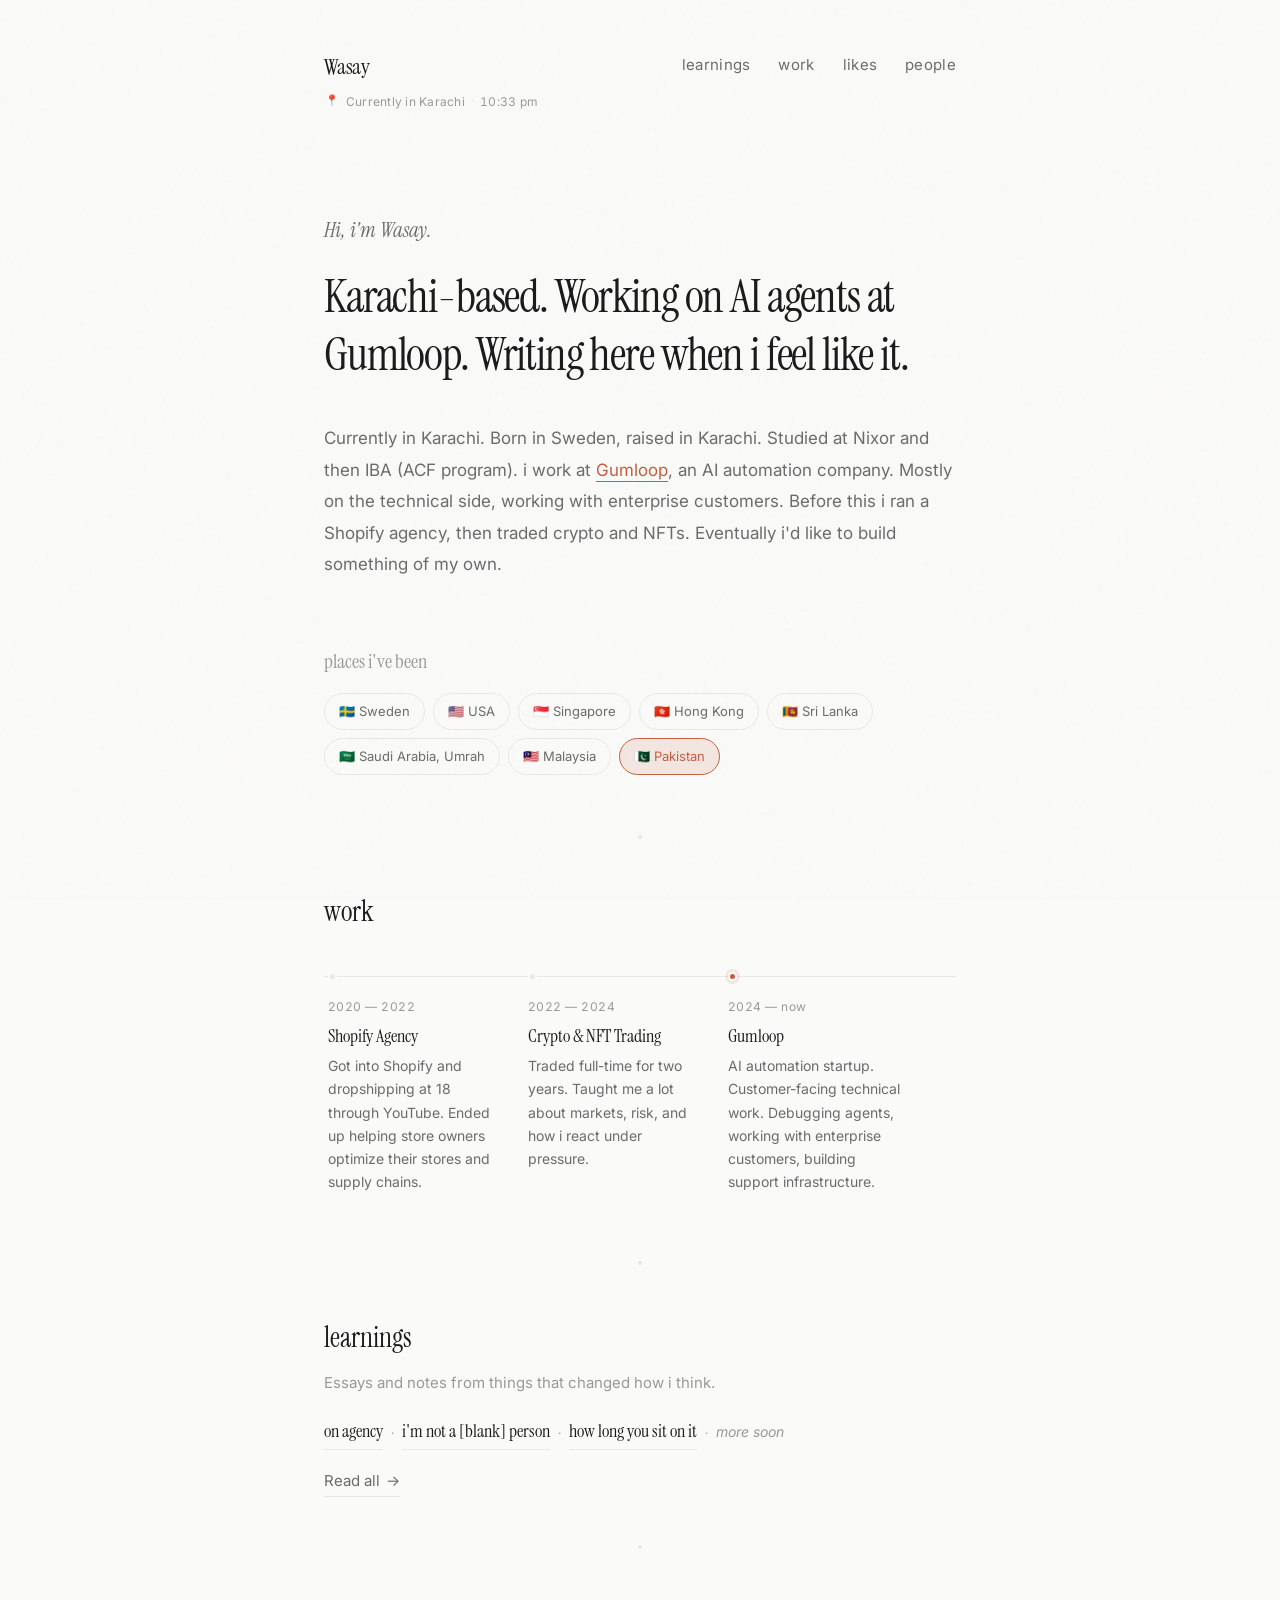
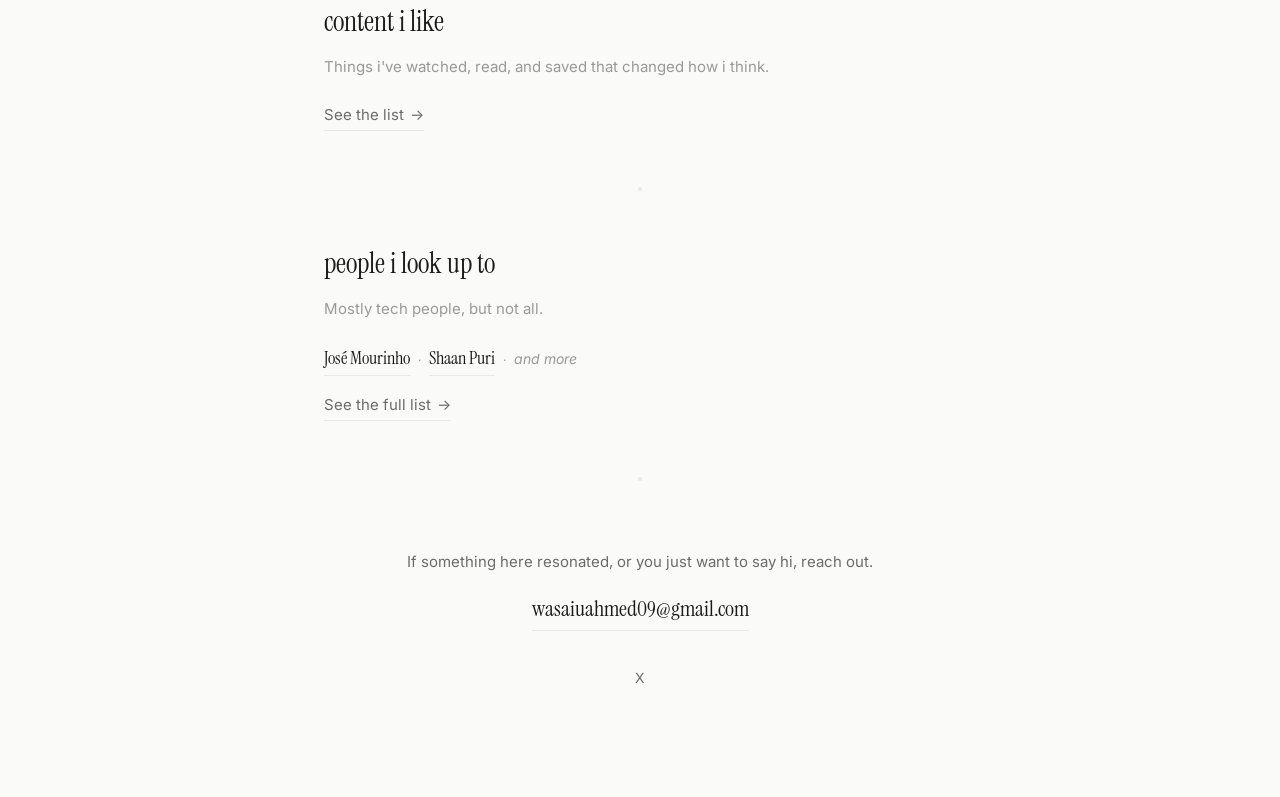
<file: index.html>
<!DOCTYPE html>
<html lang="en">
<head>
  <meta charset="UTF-8">
  <meta name="viewport" content="width=device-width, initial-scale=1.0">
  <title>Wasay Ahmed</title>
  <meta name="description" content="Personal site of Wasay Ahmed.">
  <meta property="og:title" content="Wasay Ahmed">
  <meta property="og:description" content="Personal site of Wasay Ahmed.">
  <meta property="og:type" content="website">
  <link rel="preconnect" href="https://fonts.googleapis.com">
  <link rel="preconnect" href="https://fonts.gstatic.com" crossorigin>
  <link href="https://fonts.googleapis.com/css2?family=Instrument+Serif&family=Inter:wght@400;500&display=swap" rel="stylesheet">
  <link rel="stylesheet" href="style.css">
</head>
<body>
  <div class="grain"></div>
  
  <main>
    <header class="site-header">
      <nav>
        <div class="nav-left">
          <a href="/" class="nav-name">Wasay</a>
          <!-- LOCATION WIDGET — edit when you move -->
          <div class="location-widget" id="location-widget">
            <span class="location-pin">📍</span>
            <span class="location-text">Currently in Karachi</span>
            <span class="location-sep">·</span>
            <span class="location-time" id="location-time"></span>
          </div>
          <!-- LAST UPDATED — auto-updates from latest commit on main -->
          <div class="last-updated" id="last-updated">
            <span class="lu-icon"><span class="lu-dot"></span></span>
            <span class="lu-label">Site last updated</span>
            <span class="lu-sep">·</span>
            <span class="lu-date">&hellip;</span>
          </div>
        </div>
        <div class="nav-links">
          <a href="#learnings">learnings</a>
          <a href="#work">work</a>
          <a href="content.html">likes</a>
          <a href="people.html">people</a>
        </div>
      </nav>
    </header>

    <section class="hero">
      <div class="hero-intro">
        <p class="hero-greeting">Hi, i'm Wasay.</p>

        <!-- DEFAULT HEADLINE -->
        <h1>Karachi-based. Working on AI agents at Gumloop. Writing here when i feel like it.</h1>

        <!-- ALTERNATE HEADLINES (uncomment one to swap) -->
        <!-- <h1>I'm Wasay, 23, from Karachi. This is where i write things down.</h1> -->
        <!-- <h1>Just a guy from Karachi working in AI. Writing here for myself, mostly.</h1> -->
        <!-- <h1>Karachi → Kuala Lumpur → wherever next. Notes from along the way.</h1> -->
        <!-- <h1>Some thoughts from a 23-year-old in Karachi, currently working on AI.</h1> -->
      </div>
      <div class="hero-bio">
        <p>
          <!-- LOCATION — edit this line when you move -->
          Currently in Karachi. Born in Sweden, raised in Karachi. Studied at Nixor and then IBA (ACF program).
          i work at <a href="https://gumloop.com" target="_blank" rel="noopener">Gumloop</a>, an AI automation company. Mostly on the technical side, working with enterprise customers.
          Before this i ran a Shopify agency, then traded crypto and NFTs.
          Eventually i'd like to build something of my own.
        </p>
      </div>
    </section>

    <section class="places">
      <h2>places i've been</h2>
      <div class="places-list">
        <span class="place-tag">🇸🇪 Sweden</span>
        <span class="place-tag">🇺🇸 USA</span>
        <span class="place-tag">🇸🇬 Singapore</span>
        <span class="place-tag">🇭🇰 Hong Kong</span>
        <span class="place-tag">🇱🇰 Sri Lanka</span>
        <span class="place-tag">🇸🇦 Saudi Arabia, Umrah</span>
        <span class="place-tag">🇲🇾 Malaysia</span>
        <span class="place-tag active">🇵🇰 Pakistan</span>
      </div>
    </section>

    <div class="divider"><span class="dot"></span></div>

    <section id="work" class="work">
      <h2>work</h2>
      <div class="h-timeline">
        <div class="h-timeline-track">
          <div class="h-timeline-line"></div>
          <div class="h-timeline-entry">
            <div class="h-timeline-dot"></div>
            <div class="h-timeline-year">2020 — 2022</div>
            <div class="h-timeline-label">
              <h3>Shopify Agency</h3>
              <p>Got into Shopify and dropshipping at 18 through YouTube. Ended up helping store owners optimize their stores and supply chains.</p>
            </div>
          </div>
          <div class="h-timeline-entry">
            <div class="h-timeline-dot"></div>
            <div class="h-timeline-year">2022 — 2024</div>
            <div class="h-timeline-label">
              <h3>Crypto &amp; NFT Trading</h3>
              <p>Traded full-time for two years. Taught me a lot about markets, risk, and how i react under pressure.</p>
            </div>
          </div>
          <div class="h-timeline-entry active">
            <div class="h-timeline-dot active"></div>
            <div class="h-timeline-year">2024 — now</div>
            <div class="h-timeline-label">
              <h3>Gumloop</h3>
              <p>AI automation startup. Customer-facing technical work. Debugging agents, working with enterprise customers, building support infrastructure.</p>
            </div>
          </div>
        </div>
      </div>
    </section>

    <div class="divider"><span class="dot"></span></div>

    <section id="learnings" class="learnings">
      <h2>learnings</h2>
      <p class="section-desc">Essays and notes from things that changed how i think.</p>
      <div class="learning-preview">
        <a href="agency.html" class="person-preview-link">on agency</a>
        <span class="preview-sep">·</span>
        <a href="dont-be-caged.html" class="person-preview-link">i'm not a [blank] person</a>
        <span class="preview-sep">·</span>
        <a href="sit-on-it.html" class="person-preview-link">how long you sit on it</a>
        <span class="preview-sep">·</span>
        <span class="preview-more">more soon</span>
      </div>
      <a href="learnings.html" class="see-more-link">Read all <span class="arrow">→</span></a>
    </section>

    <div class="divider"><span class="dot"></span></div>

    <section id="content" class="content-section">
      <h2>content i like</h2>
      <p class="section-desc">Things i've watched, read, and saved that changed how i think.</p>
      <a href="content.html" class="see-more-link">See the list <span class="arrow">→</span></a>
    </section>

    <div class="divider"><span class="dot"></span></div>

    <section id="people" class="people">
      <h2>people i look up to</h2>
      <p class="section-desc">Mostly tech people, but not all.</p>
      <div class="people-preview">
        <a href="people.html" class="person-preview-link">José Mourinho</a>
        <span class="preview-sep">·</span>
        <a href="people.html" class="person-preview-link">Shaan Puri</a>
        <span class="preview-sep">·</span>
        <span class="preview-more">and more</span>
      </div>
      <a href="people.html" class="see-more-link">See the full list <span class="arrow">→</span></a>
    </section>

    <div class="divider"><span class="dot"></span></div>

    <footer class="site-footer">
      <div class="footer-cta">
        <p>If something here resonated, or you just want to say hi, reach out.</p>
        <a href="mailto:wasaiuahmed09@gmail.com" class="email-link">wasaiuahmed09@gmail.com</a>
      </div>
      <div class="footer-links">
        <a href="https://x.com/WasaiuA" target="_blank" rel="noopener">X</a>
      </div>
    </footer>
  </main>

  <script src="main.js"></script>
</body>
</html>
</file>
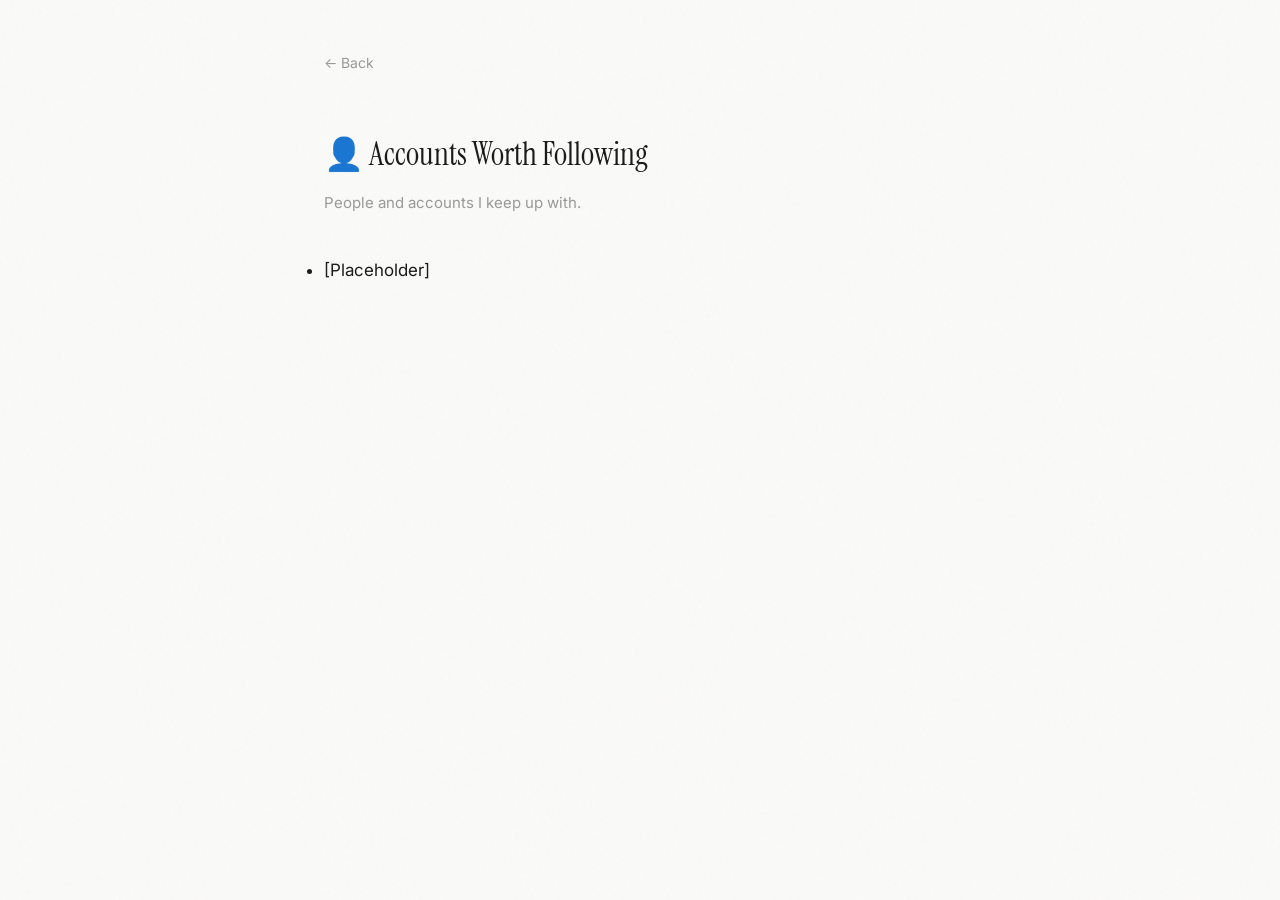
<file: accounts.html>
<!DOCTYPE html>
<html lang="en">
<head>
  <meta charset="UTF-8">
  <meta name="viewport" content="width=device-width, initial-scale=1.0">
  <title>Accounts Worth Following — Wasay</title>
  <meta name="robots" content="noindex">
  <link rel="preconnect" href="https://fonts.googleapis.com">
  <link rel="preconnect" href="https://fonts.gstatic.com" crossorigin>
  <link href="https://fonts.googleapis.com/css2?family=Instrument+Serif&family=Inter:wght@400;500&display=swap" rel="stylesheet">
  <link rel="stylesheet" href="style.css">
</head>
<body>
  <div class="grain"></div>
  <main>
    <header class="subpage-header">
      <a href="/" class="subpage-back">← Back</a>
    </header>
    <section class="subpage-content">
      <h1>👤 Accounts Worth Following</h1>
      <p class="section-desc">People and accounts I keep up with.</p>
      <ul>
        <li>[Placeholder]</li>
      </ul>
    </section>
  </main>
</body>
</html>
</file>
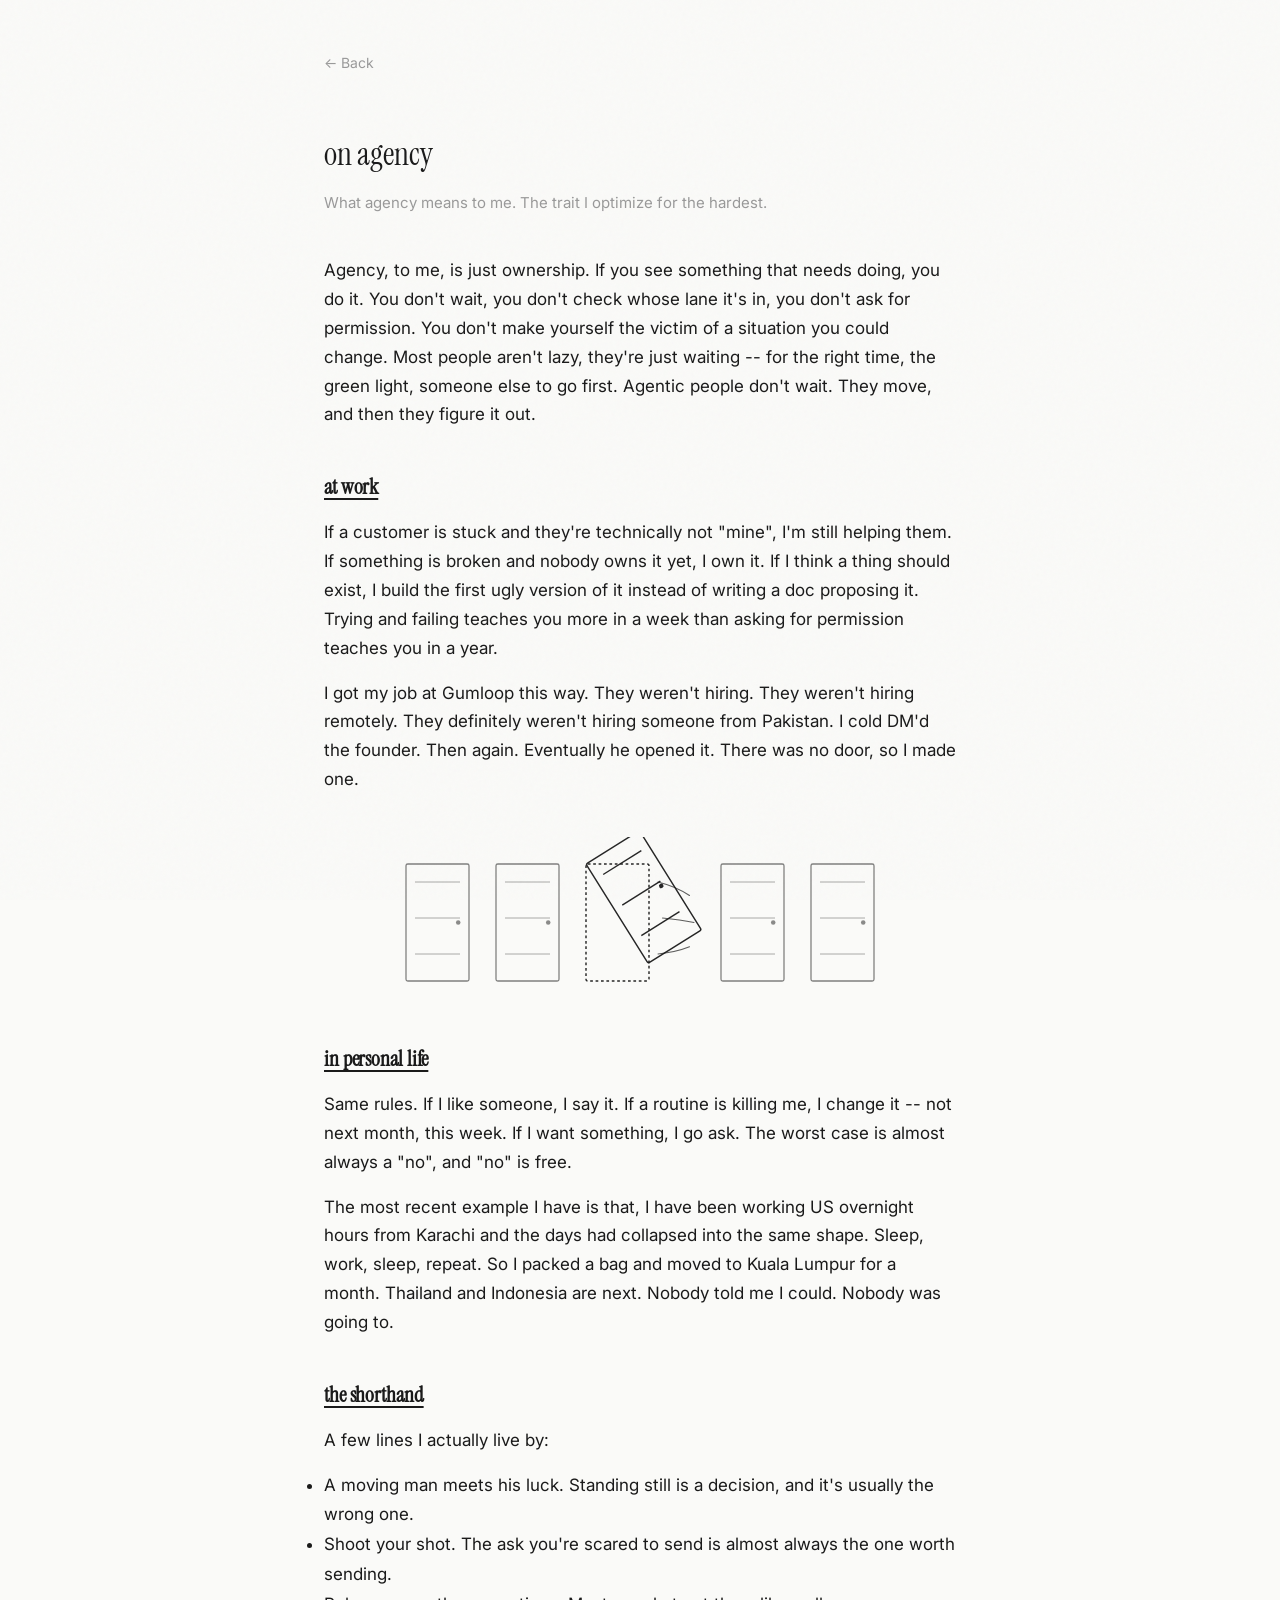
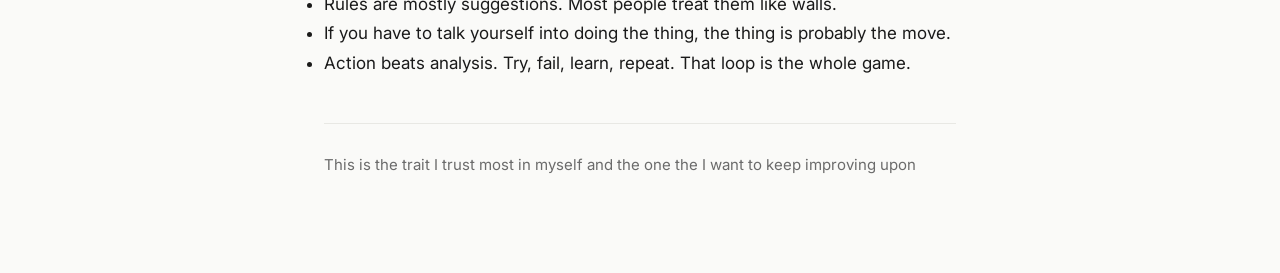
<file: agency.html>
<!DOCTYPE html>
<html lang="en">
<head>
  <meta charset="UTF-8">
  <meta name="viewport" content="width=device-width, initial-scale=1.0">
  <title>On Agency — Wasay</title>
  <meta name="description" content="What agency means to me, and why I think it's the only thing that actually compounds.">
  <meta property="og:title" content="On Agency — Wasay">
  <meta property="og:description" content="What agency means to me, and why I think it's the only thing that actually compounds.">
  <meta property="og:type" content="article">
  <link rel="preconnect" href="https://fonts.googleapis.com">
  <link rel="preconnect" href="https://fonts.gstatic.com" crossorigin>
  <link href="https://fonts.googleapis.com/css2?family=Instrument+Serif&family=Inter:wght@400;500&display=swap" rel="stylesheet">
  <link rel="stylesheet" href="style.css">
  <style>
    .essay-body h2 {
      font-weight: 700;
      text-decoration: underline;
      text-underline-offset: 0.2em;
    }
    .agency-doors {
      margin: 2.5em auto;
      max-width: 540px;
    }
    .agency-doors svg {
      width: 100%;
      height: auto;
      display: block;
    }
    .agency-doors .door-closed rect,
    .agency-doors .door-open rect,
    .agency-doors .door-frame {
      fill: none;
      stroke: currentColor;
      stroke-width: 1.4;
      opacity: 0.55;
    }
    .agency-doors .door-closed line,
    .agency-doors .door-open line {
      stroke: currentColor;
      stroke-width: 1;
      opacity: 0.4;
    }
    .agency-doors .door-closed circle,
    .agency-doors .door-open circle {
      fill: currentColor;
      opacity: 0.5;
    }
    .agency-doors .door-open rect,
    .agency-doors .door-open line,
    .agency-doors .door-open circle {
      opacity: 0.95;
      stroke-width: 1.6;
    }
    .agency-doors .door-frame {
      opacity: 0.35;
      stroke-dasharray: 3 3;
    }
    .agency-doors .motion-line {
      fill: none;
      stroke: currentColor;
      stroke-width: 1.2;
      opacity: 0.7;
      stroke-linecap: round;
    }
  </style>
</head>
<body>
  <div class="grain"></div>
  <main>
    <header class="subpage-header">
      <a href="/" class="subpage-back">← Back</a>
    </header>
    <section class="subpage-content">
      <h1>on agency</h1>
      <p class="section-desc">What agency means to me. The trait I optimize for the hardest.</p>
      <div class="essay-body">
        <p>Agency, to me, is just ownership. If you see something that needs doing, you do it. You don't wait, you don't check whose lane it's in, you don't ask for permission. You don't make yourself the victim of a situation you could change. Most people aren't lazy, they're just waiting -- for the right time, the green light, someone else to go first. Agentic people don't wait. They move, and then they figure it out.</p>

        <h2>at work</h2>
        <p>If a customer is stuck and they're technically not "mine", I'm still helping them. If something is broken and nobody owns it yet, I own it. If I think a thing should exist, I build the first ugly version of it instead of writing a doc proposing it. Trying and failing teaches you more in a week than asking for permission teaches you in a year.</p>

        <p>I got my job at Gumloop this way. They weren't hiring. They weren't hiring remotely. They definitely weren't hiring someone from Pakistan. I cold DM'd the founder. Then again. Eventually he opened it. There was no door, so I made one.</p>

        <figure class="agency-doors">
          <svg viewBox="0 0 600 180" preserveAspectRatio="xMidYMid meet" role="img" aria-label="A row of closed doors with one kicked open at an angle.">
            <!-- closed door 1 -->
            <g class="door-closed">
              <rect x="40" y="30" width="70" height="130" rx="2"/>
              <circle cx="98" cy="95" r="2.5"/>
              <line x1="50" y1="50" x2="100" y2="50"/>
              <line x1="50" y1="90" x2="100" y2="90"/>
              <line x1="50" y1="130" x2="100" y2="130"/>
            </g>
            <!-- closed door 2 -->
            <g class="door-closed">
              <rect x="140" y="30" width="70" height="130" rx="2"/>
              <circle cx="198" cy="95" r="2.5"/>
              <line x1="150" y1="50" x2="200" y2="50"/>
              <line x1="150" y1="90" x2="200" y2="90"/>
              <line x1="150" y1="130" x2="200" y2="130"/>
            </g>
            <!-- kicked open door (frame stays, door swings out at angle) -->
            <g class="door-open">
              <!-- frame -->
              <rect x="240" y="30" width="70" height="130" rx="2" class="door-frame"/>
              <!-- swung door -->
              <g transform="translate(240 30) rotate(-32)">
                <rect x="0" y="0" width="70" height="130" rx="2"/>
                <circle cx="58" cy="65" r="2.5"/>
                <line x1="10" y1="20" x2="60" y2="20"/>
                <line x1="10" y1="60" x2="60" y2="60"/>
                <line x1="10" y1="100" x2="60" y2="100"/>
              </g>
              <!-- motion lines -->
              <path d="M 320 50 Q 340 55 355 65" class="motion-line"/>
              <path d="M 325 90 Q 345 92 360 95" class="motion-line"/>
              <path d="M 320 130 Q 340 128 355 122" class="motion-line"/>
            </g>
            <!-- closed door 4 -->
            <g class="door-closed">
              <rect x="390" y="30" width="70" height="130" rx="2"/>
              <circle cx="448" cy="95" r="2.5"/>
              <line x1="400" y1="50" x2="450" y2="50"/>
              <line x1="400" y1="90" x2="450" y2="90"/>
              <line x1="400" y1="130" x2="450" y2="130"/>
            </g>
            <!-- closed door 5 -->
            <g class="door-closed">
              <rect x="490" y="30" width="70" height="130" rx="2"/>
              <circle cx="548" cy="95" r="2.5"/>
              <line x1="500" y1="50" x2="550" y2="50"/>
              <line x1="500" y1="90" x2="550" y2="90"/>
              <line x1="500" y1="130" x2="550" y2="130"/>
            </g>
          </svg>
        </figure>

        <h2>in personal life</h2>
        <p>Same rules. If I like someone, I say it. If a routine is killing me, I change it -- not next month, this week. If I want something, I go ask. The worst case is almost always a "no", and "no" is free.</p>

        <p>The most recent example I have is that, I have been working US overnight hours from Karachi and the days had collapsed into the same shape. Sleep, work, sleep, repeat. So I packed a bag and moved to Kuala Lumpur for a month. Thailand and Indonesia are next. Nobody told me I could. Nobody was going to.</p>

        <h2>the shorthand</h2>
        <p>A few lines I actually live by:</p>
        <ul>
          <li>A moving man meets his luck. Standing still is a decision, and it's usually the wrong one.</li>
          <li>Shoot your shot. The ask you're scared to send is almost always the one worth sending.</li>
          <li>Rules are mostly suggestions. Most people treat them like walls.</li>
          <li>If you have to talk yourself into doing the thing, the thing is probably the move.</li>
          <li>Action beats analysis. Try, fail, learn, repeat. That loop is the whole game.</li>
        </ul>

        <p class="essay-coda">This is the trait I trust most in myself and the one the I want to keep improving upon</p>
      </div>
    </section>
  </main>
</body>
</html>
</file>
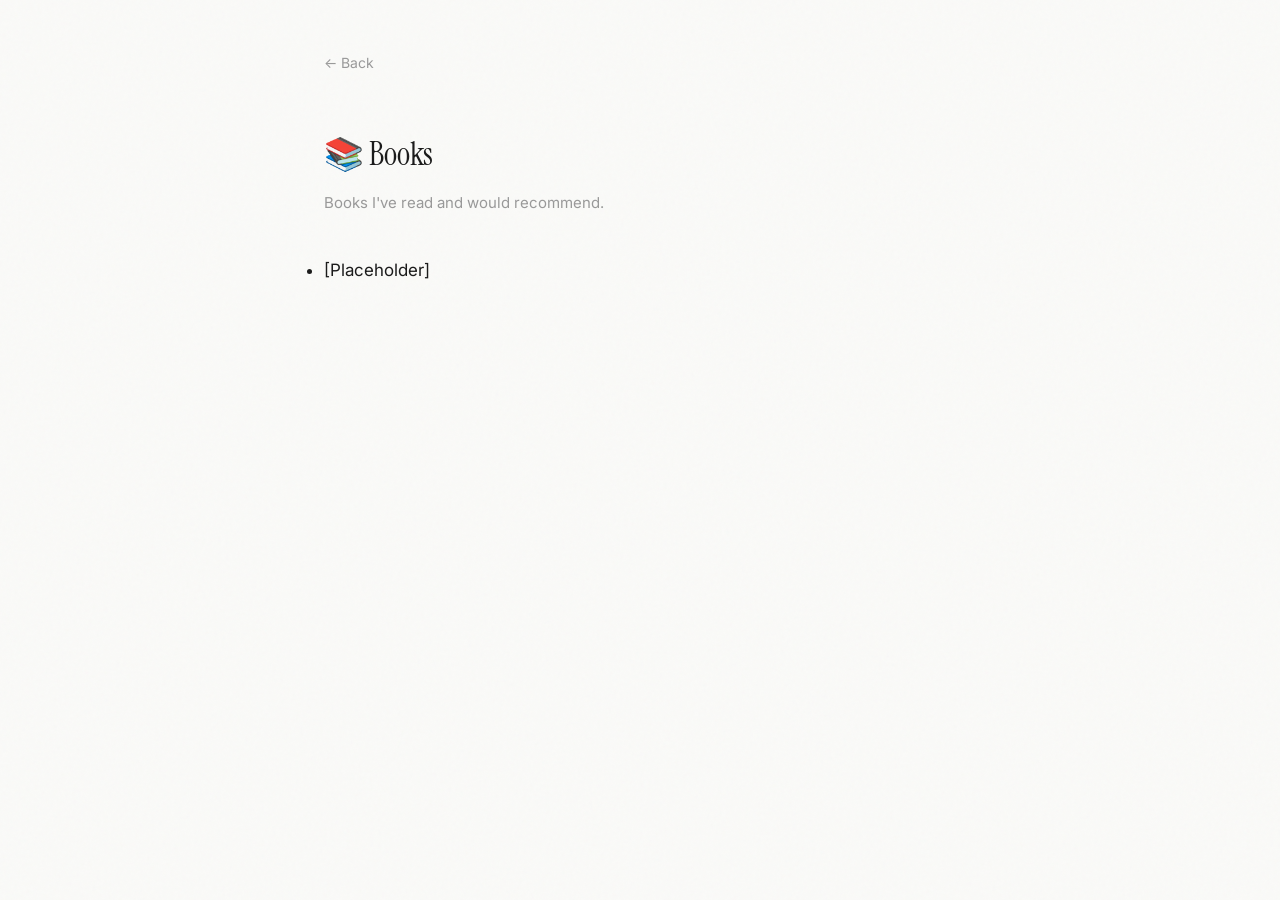
<file: books.html>
<!DOCTYPE html>
<html lang="en">
<head>
  <meta charset="UTF-8">
  <meta name="viewport" content="width=device-width, initial-scale=1.0">
  <title>Books — Wasay</title>
  <meta name="robots" content="noindex">
  <link rel="preconnect" href="https://fonts.googleapis.com">
  <link rel="preconnect" href="https://fonts.gstatic.com" crossorigin>
  <link href="https://fonts.googleapis.com/css2?family=Instrument+Serif&family=Inter:wght@400;500&display=swap" rel="stylesheet">
  <link rel="stylesheet" href="style.css">
</head>
<body>
  <div class="grain"></div>
  <main>
    <header class="subpage-header">
      <a href="/" class="subpage-back">← Back</a>
    </header>
    <section class="subpage-content">
      <h1>📚 Books</h1>
      <p class="section-desc">Books I've read and would recommend.</p>
      <ul>
        <li>[Placeholder]</li>
      </ul>
    </section>
  </main>
</body>
</html>
</file>
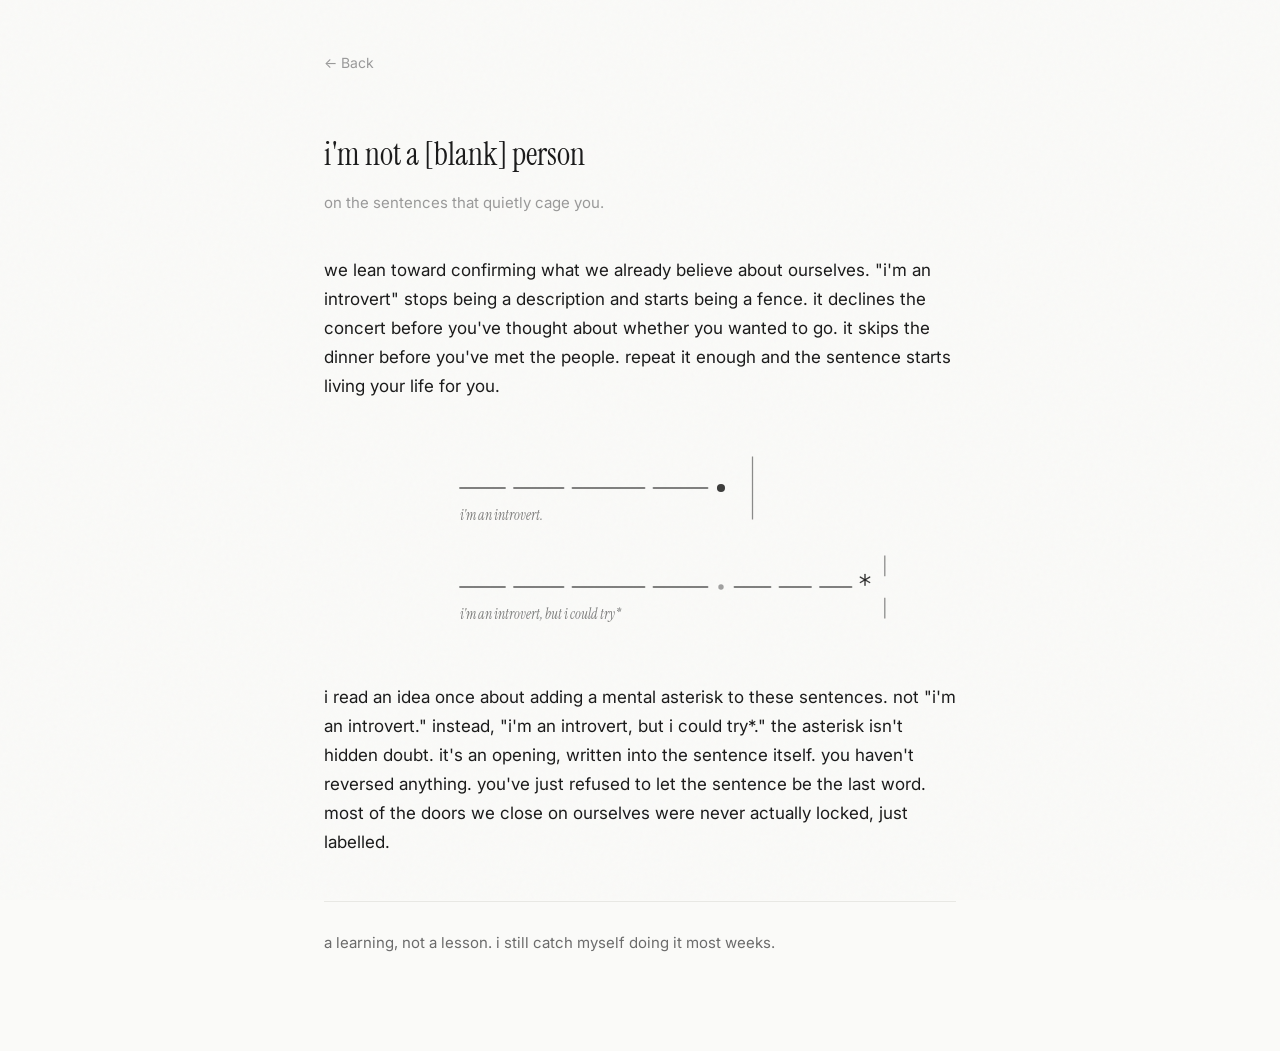
<file: dont-be-caged.html>
<!DOCTYPE html>
<html lang="en">
<head>
  <meta charset="UTF-8">
  <meta name="viewport" content="width=device-width, initial-scale=1.0">
  <title>i'm not a [blank] person — Wasay</title>
  <meta name="description" content="On the sentences that quietly cage you, and the small move of refusing to let them close.">
  <meta property="og:title" content="i'm not a [blank] person — Wasay">
  <meta property="og:description" content="On the sentences that quietly cage you, and the small move of refusing to let them close.">
  <meta property="og:type" content="article">
  <link rel="preconnect" href="https://fonts.googleapis.com">
  <link rel="preconnect" href="https://fonts.gstatic.com" crossorigin>
  <link href="https://fonts.googleapis.com/css2?family=Instrument+Serif&family=Inter:wght@400;500&display=swap" rel="stylesheet">
  <link rel="stylesheet" href="style.css">
  <style>
    .sentence-graphic {
      margin: 2.5em auto;
      max-width: 540px;
    }
    .sentence-graphic svg {
      width: 100%;
      height: auto;
      display: block;
    }
    .sentence-graphic .word {
      stroke: currentColor;
      stroke-width: 2;
      opacity: 0.55;
      stroke-linecap: round;
    }
    .sentence-graphic .period {
      fill: currentColor;
      opacity: 0.85;
    }
    .sentence-graphic .wall {
      stroke: currentColor;
      stroke-width: 1.4;
      opacity: 0.5;
    }
    .sentence-graphic .opening-word {
      stroke: currentColor;
      stroke-width: 2;
      opacity: 0.55;
      stroke-linecap: round;
    }
    .sentence-graphic .asterisk {
      fill: none;
      stroke: currentColor;
      stroke-width: 1.6;
      stroke-linecap: round;
      opacity: 0.85;
    }
    .sentence-graphic .caption {
      font-family: 'Instrument Serif', serif;
      font-style: italic;
      font-size: 16px;
      fill: currentColor;
      opacity: 0.55;
    }
  </style>
</head>
<body>
  <div class="grain"></div>
  <main>
    <header class="subpage-header">
      <a href="/" class="subpage-back">← Back</a>
    </header>
    <section class="subpage-content">
      <h1>i'm not a [blank] person</h1>
      <p class="section-desc">on the sentences that quietly cage you.</p>
      <div class="essay-body">
        <p>we lean toward confirming what we already believe about ourselves. "i'm an introvert" stops being a description and starts being a fence. it declines the concert before you've thought about whether you wanted to go. it skips the dinner before you've met the people. repeat it enough and the sentence starts living your life for you.</p>

        <figure class="sentence-graphic">
          <svg viewBox="0 0 600 220" preserveAspectRatio="xMidYMid meet" role="img" aria-label="The same sentence shown twice: the top ends with a hard period and a wall closing it off; the bottom continues with a few more strokes and ends with an asterisk that opens a small gap in the wall.">
            <!-- TOP ROW: closed sentence -->
            <g class="row-closed">
              <line class="word" x1="100" y1="50" x2="150" y2="50"/>
              <line class="word" x1="160" y1="50" x2="215" y2="50"/>
              <line class="word" x1="225" y1="50" x2="305" y2="50"/>
              <line class="word" x1="315" y1="50" x2="375" y2="50"/>
              <circle class="period" cx="390" cy="50" r="4.5"/>
              <line class="wall" x1="425" y1="15" x2="425" y2="85"/>
            </g>
            <text x="100" y="85" class="caption">i'm an introvert.</text>

            <!-- BOTTOM ROW: opened sentence with asterisk -->
            <g class="row-open">
              <line class="word" x1="100" y1="160" x2="150" y2="160"/>
              <line class="word" x1="160" y1="160" x2="215" y2="160"/>
              <line class="word" x1="225" y1="160" x2="305" y2="160"/>
              <line class="word" x1="315" y1="160" x2="375" y2="160"/>
              <circle class="period" cx="390" cy="160" r="3" style="opacity:0.4"/>
              <!-- comma-and-continuation strokes -->
              <line class="opening-word" x1="405" y1="160" x2="445" y2="160"/>
              <line class="opening-word" x1="455" y1="160" x2="490" y2="160"/>
              <line class="opening-word" x1="500" y1="160" x2="535" y2="160"/>
              <!-- asterisk (six small radial strokes) -->
              <g transform="translate(550, 152)">
                <line class="asterisk" x1="0" y1="-6" x2="0" y2="6"/>
                <line class="asterisk" x1="-5.2" y1="-3" x2="5.2" y2="3"/>
                <line class="asterisk" x1="-5.2" y1="3" x2="5.2" y2="-3"/>
              </g>
              <!-- wall with a gap in the middle, suggesting an opening -->
              <line class="wall" x1="572" y1="125" x2="572" y2="148"/>
              <line class="wall" x1="572" y1="172" x2="572" y2="195"/>
            </g>
            <text x="100" y="195" class="caption">i'm an introvert, but i could try*</text>
          </svg>
        </figure>

        <p>i read an idea once about adding a mental asterisk to these sentences. not "i'm an introvert." instead, "i'm an introvert, but i could try*." the asterisk isn't hidden doubt. it's an opening, written into the sentence itself. you haven't reversed anything. you've just refused to let the sentence be the last word. most of the doors we close on ourselves were never actually locked, just labelled.</p>

        <p class="essay-coda">a learning, not a lesson. i still catch myself doing it most weeks.</p>
      </div>
    </section>
  </main>
</body>
</html>
</file>
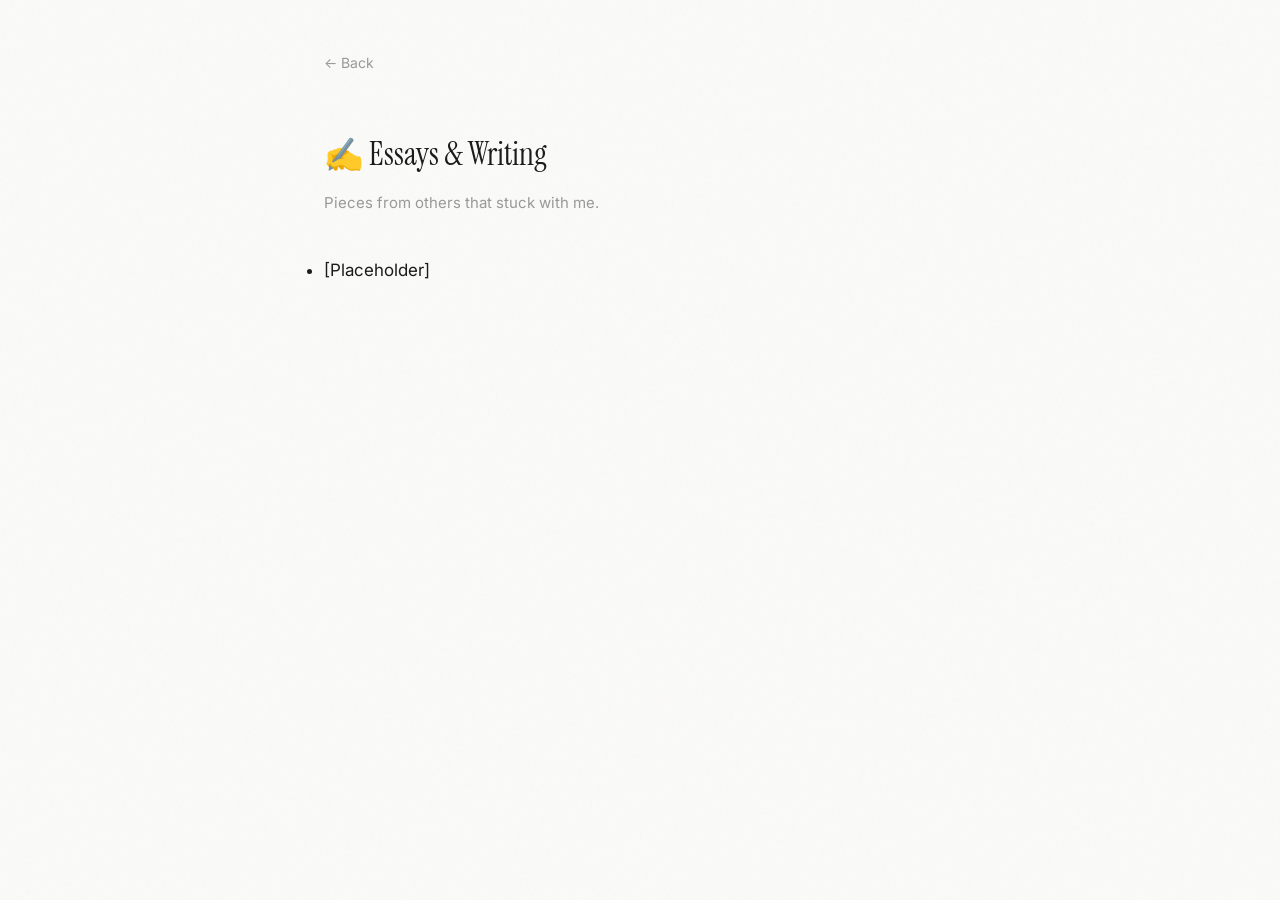
<file: essays.html>
<!DOCTYPE html>
<html lang="en">
<head>
  <meta charset="UTF-8">
  <meta name="viewport" content="width=device-width, initial-scale=1.0">
  <title>Essays & Writing — Wasay</title>
  <meta name="robots" content="noindex">
  <link rel="preconnect" href="https://fonts.googleapis.com">
  <link rel="preconnect" href="https://fonts.gstatic.com" crossorigin>
  <link href="https://fonts.googleapis.com/css2?family=Instrument+Serif&family=Inter:wght@400;500&display=swap" rel="stylesheet">
  <link rel="stylesheet" href="style.css">
</head>
<body>
  <div class="grain"></div>
  <main>
    <header class="subpage-header">
      <a href="/" class="subpage-back">← Back</a>
    </header>
    <section class="subpage-content">
      <h1>✍️ Essays & Writing</h1>
      <p class="section-desc">Pieces from others that stuck with me.</p>
      <ul>
        <li>[Placeholder]</li>
      </ul>
    </section>
  </main>
</body>
</html>
</file>
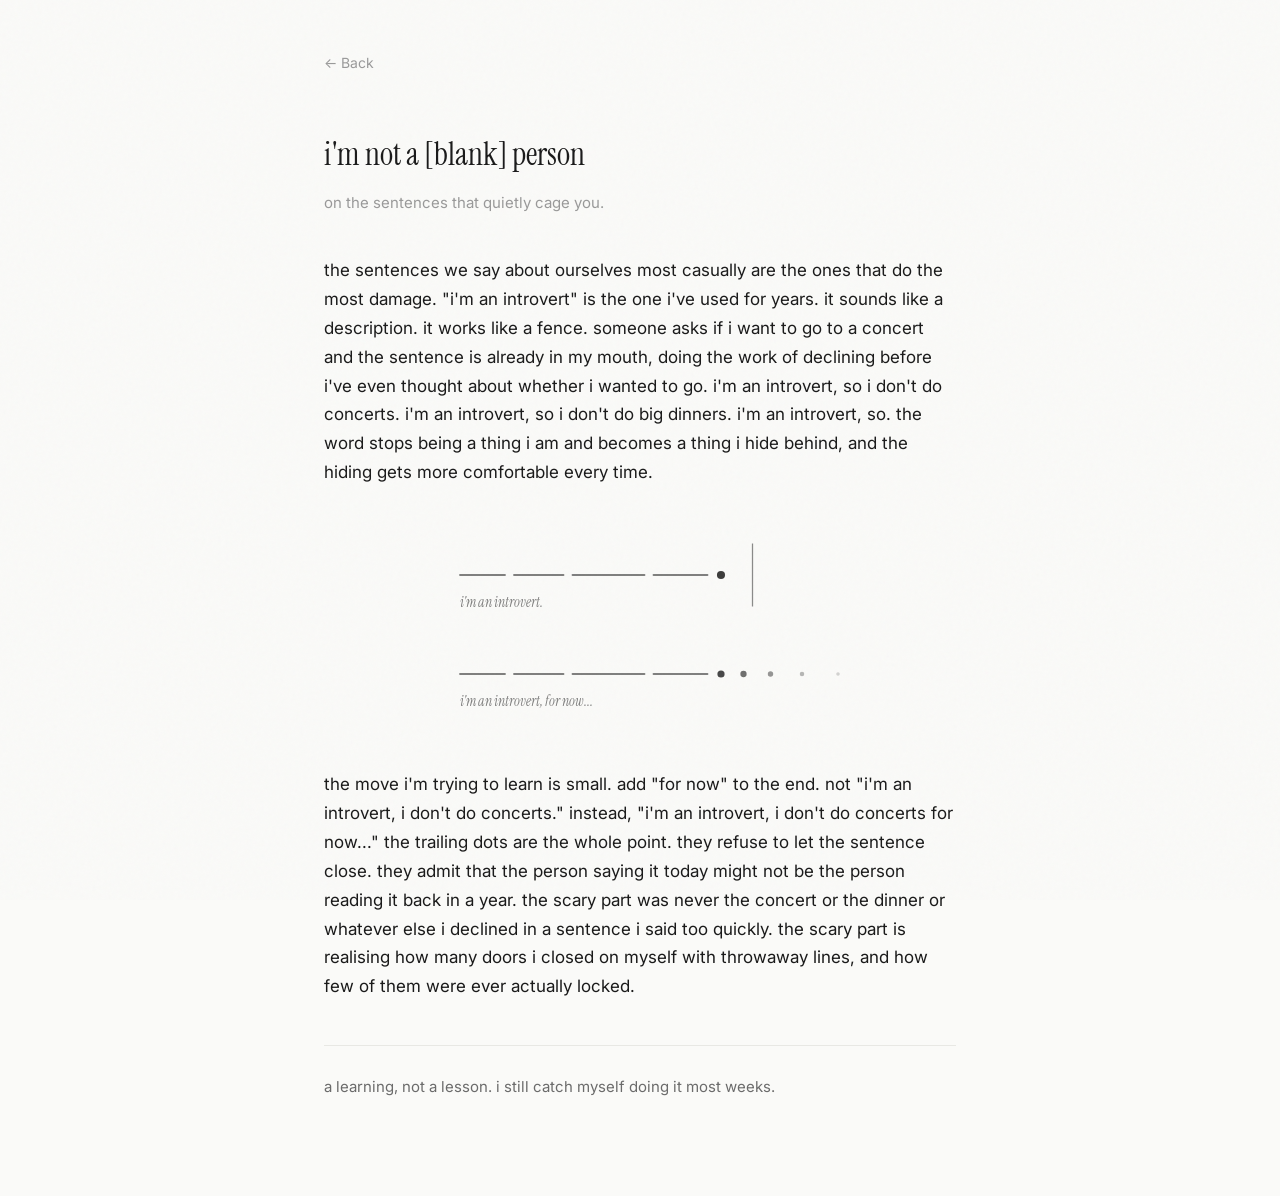
<file: for-now.html>
<!DOCTYPE html>
<html lang="en">
<head>
  <meta charset="UTF-8">
  <meta name="viewport" content="width=device-width, initial-scale=1.0">
  <title>i'm not a [blank] person — Wasay</title>
  <meta name="description" content="On the sentences that quietly cage you, and the small move of refusing to let them close.">
  <meta property="og:title" content="i'm not a [blank] person — Wasay">
  <meta property="og:description" content="On the sentences that quietly cage you, and the small move of refusing to let them close.">
  <meta property="og:type" content="article">
  <link rel="preconnect" href="https://fonts.googleapis.com">
  <link rel="preconnect" href="https://fonts.gstatic.com" crossorigin>
  <link href="https://fonts.googleapis.com/css2?family=Instrument+Serif&family=Inter:wght@400;500&display=swap" rel="stylesheet">
  <link rel="stylesheet" href="style.css">
  <style>
    .essay-body h2 {
      font-weight: 700;
      text-decoration: underline;
      text-underline-offset: 0.2em;
    }
    .sentence-graphic {
      margin: 2.5em auto;
      max-width: 540px;
    }
    .sentence-graphic svg {
      width: 100%;
      height: auto;
      display: block;
    }
    .sentence-graphic .word {
      stroke: currentColor;
      stroke-width: 2;
      opacity: 0.55;
      stroke-linecap: round;
    }
    .sentence-graphic .period {
      fill: currentColor;
      opacity: 0.85;
    }
    .sentence-graphic .wall {
      stroke: currentColor;
      stroke-width: 1.4;
      opacity: 0.5;
    }
    .sentence-graphic .dot {
      fill: currentColor;
    }
    .sentence-graphic .dot-1 { opacity: 0.8; }
    .sentence-graphic .dot-2 { opacity: 0.62; }
    .sentence-graphic .dot-3 { opacity: 0.45; }
    .sentence-graphic .dot-4 { opacity: 0.3; }
    .sentence-graphic .dot-5 { opacity: 0.18; }
    .sentence-graphic .caption {
      font-family: 'Instrument Serif', serif;
      font-style: italic;
      font-size: 16px;
      fill: currentColor;
      opacity: 0.55;
    }
  </style>
</head>
<body>
  <div class="grain"></div>
  <main>
    <header class="subpage-header">
      <a href="/" class="subpage-back">← Back</a>
    </header>
    <section class="subpage-content">
      <h1>i'm not a [blank] person</h1>
      <p class="section-desc">on the sentences that quietly cage you.</p>
      <div class="essay-body">
        <p>the sentences we say about ourselves most casually are the ones that do the most damage. "i'm an introvert" is the one i've used for years. it sounds like a description. it works like a fence. someone asks if i want to go to a concert and the sentence is already in my mouth, doing the work of declining before i've even thought about whether i wanted to go. i'm an introvert, so i don't do concerts. i'm an introvert, so i don't do big dinners. i'm an introvert, so. the word stops being a thing i am and becomes a thing i hide behind, and the hiding gets more comfortable every time.</p>

        <figure class="sentence-graphic">
          <svg viewBox="0 0 600 220" preserveAspectRatio="xMidYMid meet" role="img" aria-label="The same sentence shown twice: the top ends with a hard period and a wall behind it; the bottom ends with trailing dots that drift into open space.">
            <!-- TOP ROW: closed sentence -->
            <g class="row-closed">
              <line class="word" x1="100" y1="50" x2="150" y2="50"/>
              <line class="word" x1="160" y1="50" x2="215" y2="50"/>
              <line class="word" x1="225" y1="50" x2="305" y2="50"/>
              <line class="word" x1="315" y1="50" x2="375" y2="50"/>
              <circle class="period" cx="390" cy="50" r="4.5"/>
              <line class="wall" x1="425" y1="15" x2="425" y2="85"/>
            </g>
            <text x="100" y="85" class="caption">i'm an introvert.</text>

            <!-- BOTTOM ROW: open sentence -->
            <g class="row-open">
              <line class="word" x1="100" y1="160" x2="150" y2="160"/>
              <line class="word" x1="160" y1="160" x2="215" y2="160"/>
              <line class="word" x1="225" y1="160" x2="305" y2="160"/>
              <line class="word" x1="315" y1="160" x2="375" y2="160"/>
              <circle class="dot dot-1" cx="390" cy="160" r="4"/>
              <circle class="dot dot-2" cx="415" cy="160" r="3.5"/>
              <circle class="dot dot-3" cx="445" cy="160" r="3"/>
              <circle class="dot dot-4" cx="480" cy="160" r="2.5"/>
              <circle class="dot dot-5" cx="520" cy="160" r="2"/>
            </g>
            <text x="100" y="195" class="caption">i'm an introvert, for now...</text>
          </svg>
        </figure>

        <p>the move i'm trying to learn is small. add "for now" to the end. not "i'm an introvert, i don't do concerts." instead, "i'm an introvert, i don't do concerts for now..." the trailing dots are the whole point. they refuse to let the sentence close. they admit that the person saying it today might not be the person reading it back in a year. the scary part was never the concert or the dinner or whatever else i declined in a sentence i said too quickly. the scary part is realising how many doors i closed on myself with throwaway lines, and how few of them were ever actually locked.</p>

        <p class="essay-coda">a learning, not a lesson. i still catch myself doing it most weeks.</p>
      </div>
    </section>
  </main>
</body>
</html>
</file>
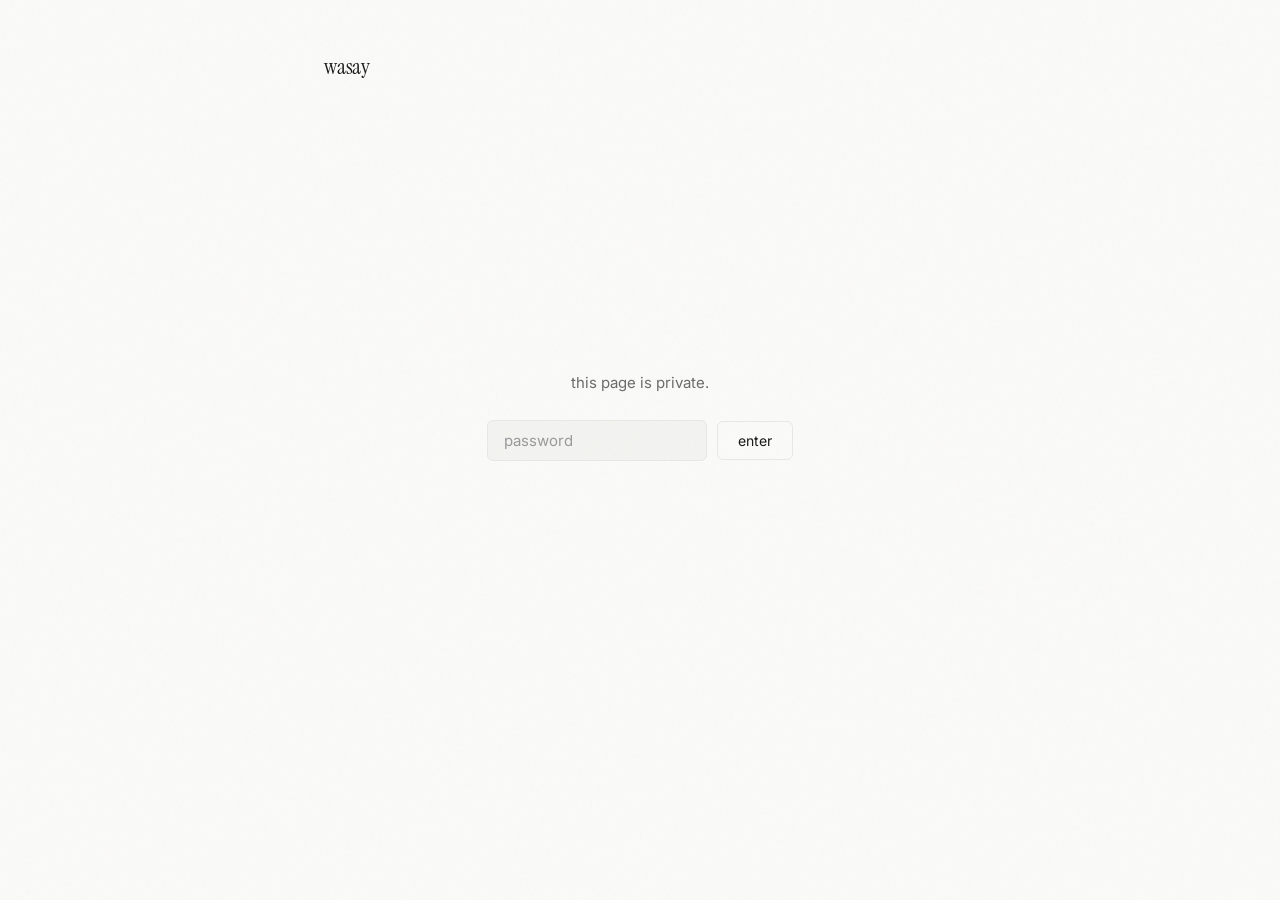
<file: journal.html>
<!DOCTYPE html>
<html lang="en">
<head>
  <meta charset="UTF-8">
  <meta name="viewport" content="width=device-width, initial-scale=1.0">
  <title>journal — wasay</title>
  <meta name="robots" content="noindex, nofollow">
  <link rel="preconnect" href="https://fonts.googleapis.com">
  <link rel="preconnect" href="https://fonts.gstatic.com" crossorigin>
  <link href="https://fonts.googleapis.com/css2?family=Instrument+Serif&family=Inter:wght@400;500&display=swap" rel="stylesheet">
  <link rel="stylesheet" href="style.css">
  <style>
    .gate {
      min-height: 80vh;
      display: flex;
      flex-direction: column;
      align-items: center;
      justify-content: center;
      text-align: center;
    }
    .gate p {
      color: var(--text-secondary);
      font-size: 15px;
      margin-bottom: 24px;
    }
    .gate-form {
      display: flex;
      gap: 10px;
      align-items: center;
    }
    .gate-input {
      font-family: var(--sans);
      font-size: 15px;
      padding: 10px 16px;
      border: 1px solid var(--border);
      border-radius: 6px;
      background: var(--bg-subtle);
      color: var(--text);
      outline: none;
      transition: border-color 0.2s ease;
      width: 220px;
    }
    .gate-input:focus {
      border-color: var(--accent);
    }
    .gate-input::placeholder {
      color: var(--text-tertiary);
    }
    .gate-btn {
      font-family: var(--sans);
      font-size: 14px;
      padding: 10px 20px;
      border: 1px solid var(--border);
      border-radius: 6px;
      background: var(--bg);
      color: var(--text);
      cursor: pointer;
      transition: all 0.2s ease;
    }
    .gate-btn:hover {
      border-color: var(--accent);
      color: var(--accent);
    }
    .gate-error {
      color: var(--accent);
      font-size: 13px;
      margin-top: 12px;
      opacity: 0;
      transition: opacity 0.2s ease;
    }
    .gate-error.show { opacity: 1; }
    .journal-content { display: none; }
    .journal-content.unlocked { display: block; }
    .journal-content h2 {
      font-family: var(--serif);
      font-size: 28px;
      font-weight: 400;
      margin-bottom: 8px;
    }
    .journal-content .section-desc {
      margin-bottom: 36px;
    }
    .journal-empty {
      color: var(--text-tertiary);
      font-size: 15px;
      font-style: italic;
    }
  </style>
</head>
<body>
  <div class="grain"></div>
  
  <main>
    <header class="site-header">
      <nav>
        <a href="/" class="nav-name">wasay</a>
      </nav>
    </header>

    <div id="gate" class="gate">
      <p>this page is private.</p>
      <form class="gate-form" onsubmit="return tryUnlock()">
        <input type="password" class="gate-input" id="gate-pw" placeholder="password" autocomplete="off">
        <button type="submit" class="gate-btn">enter</button>
      </form>
      <p class="gate-error" id="gate-error">wrong password.</p>
    </div>

    <div id="journal" class="journal-content">
      <section style="padding: 80px 0 60px;">
        <h2>journal</h2>
        <p class="section-desc">private writing. for me, mostly.</p>
        <p class="journal-empty">nothing here yet.</p>
      </section>
    </div>
  </main>

  <script>
    // Client-side gate. Change the hash below to update the password.
    // Generate: new TextEncoder().encode('your-password') → SHA-256 → hex
    // Default password: "wasay" (change this)
    const HASH = '5e884898da28047151d0e56f8dc6292773603d0d6aabbdd62a11ef721d1542d8'; // "password"

    async function sha256(str) {
      const buf = await crypto.subtle.digest('SHA-256', new TextEncoder().encode(str));
      return Array.from(new Uint8Array(buf)).map(b => b.toString(16).padStart(2, '0')).join('');
    }

    async function tryUnlock() {
      const pw = document.getElementById('gate-pw').value;
      const h = await sha256(pw);
      if (h === HASH) {
        document.getElementById('gate').style.display = 'none';
        document.getElementById('journal').classList.add('unlocked');
        sessionStorage.setItem('journal-unlocked', '1');
      } else {
        document.getElementById('gate-error').classList.add('show');
        setTimeout(() => document.getElementById('gate-error').classList.remove('show'), 2000);
      }
      return false;
    }

    // Restore unlock state within session
    if (sessionStorage.getItem('journal-unlocked') === '1') {
      document.getElementById('gate').style.display = 'none';
      document.getElementById('journal').classList.add('unlocked');
    }
  </script>
</body>
</html>
</file>
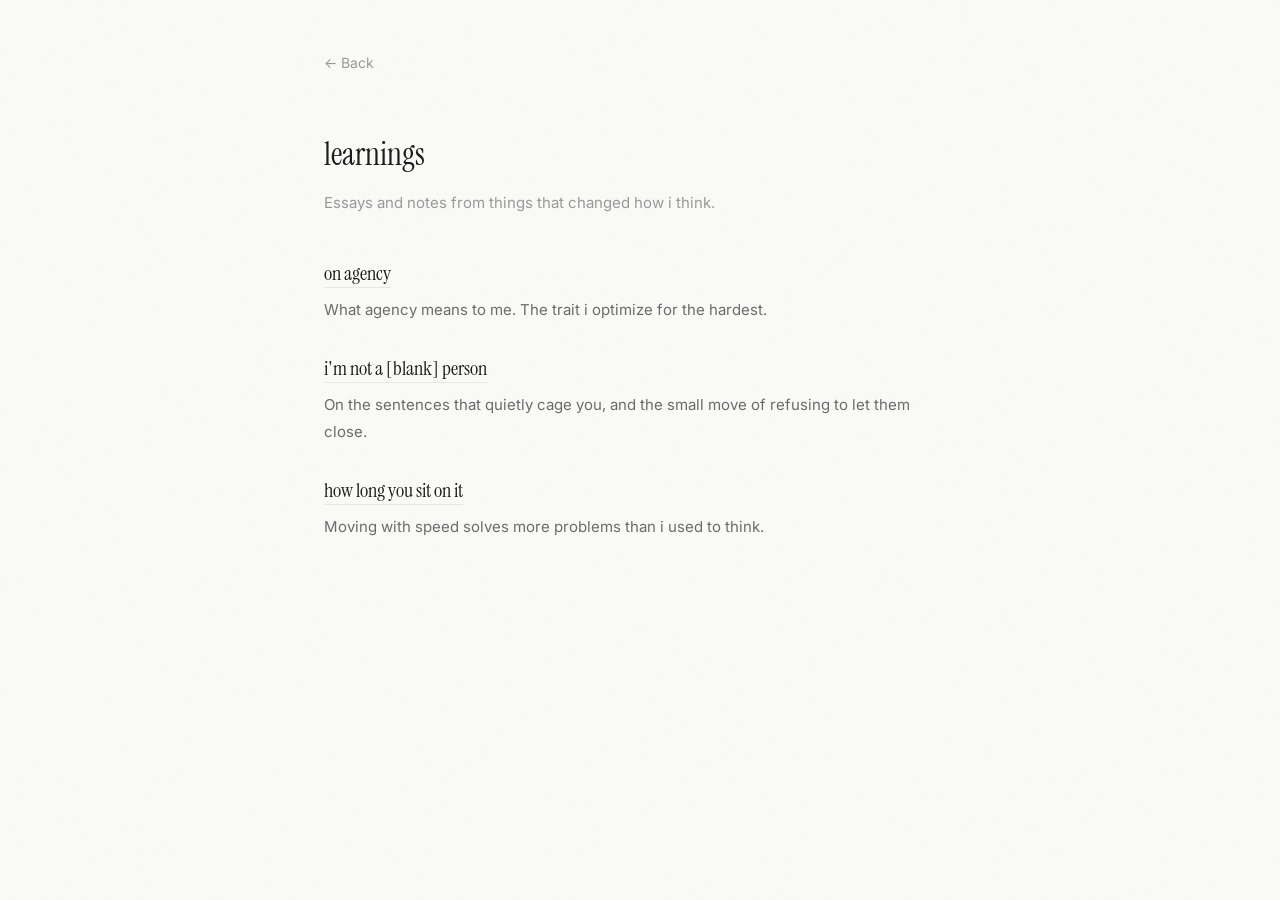
<file: learnings.html>
<!DOCTYPE html>
<html lang="en">
<head>
  <meta charset="UTF-8">
  <meta name="viewport" content="width=device-width, initial-scale=1.0">
  <title>Learnings — Wasay</title>
  <meta name="description" content="Essays and notes from things that changed how i think.">
  <meta property="og:title" content="Learnings — Wasay">
  <meta property="og:description" content="Essays and notes from things that changed how i think.">
  <meta property="og:type" content="website">
  <link rel="preconnect" href="https://fonts.googleapis.com">
  <link rel="preconnect" href="https://fonts.gstatic.com" crossorigin>
  <link href="https://fonts.googleapis.com/css2?family=Instrument+Serif&family=Inter:wght@400;500&display=swap" rel="stylesheet">
  <link rel="stylesheet" href="style.css">
</head>
<body>
  <div class="grain"></div>
  <main>
    <header class="subpage-header">
      <a href="/" class="subpage-back">← Back</a>
    </header>
    <section class="subpage-content">
      <h1>learnings</h1>
      <p class="section-desc">Essays and notes from things that changed how i think.</p>

      <div class="people-entries">
        <div class="person-entry">
          <h3><a href="agency.html">on agency</a></h3>
          <p>What agency means to me. The trait i optimize for the hardest.</p>
        </div>

        <div class="person-entry">
          <h3><a href="dont-be-caged.html">i'm not a [blank] person</a></h3>
          <p>On the sentences that quietly cage you, and the small move of refusing to let them close.</p>
        </div>

        <div class="person-entry">
          <h3><a href="sit-on-it.html">how long you sit on it</a></h3>
          <p>Moving with speed solves more problems than i used to think.</p>
        </div>
      </div>
    </section>
  </main>
</body>
</html>
</file>
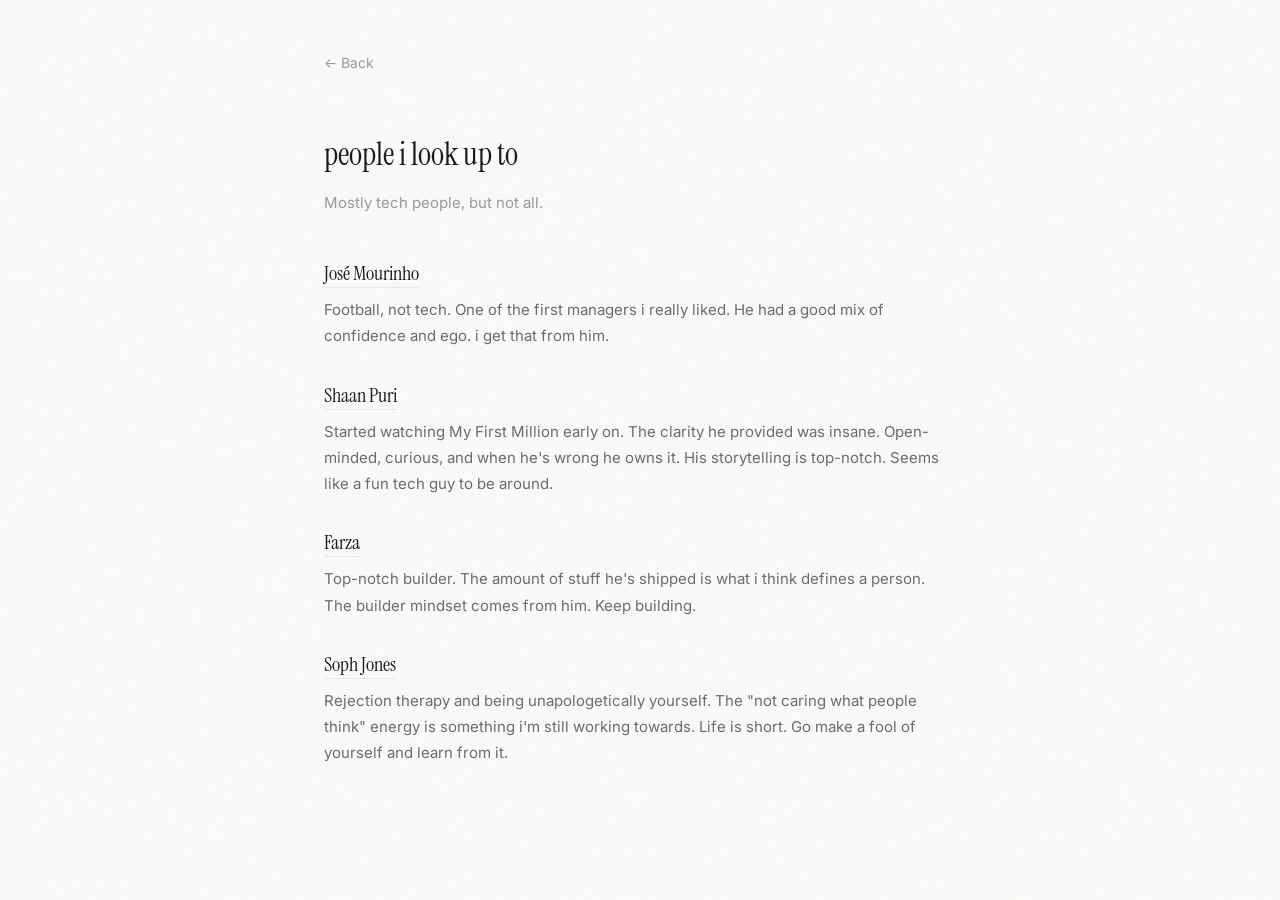
<file: people.html>
<!DOCTYPE html>
<html lang="en">
<head>
  <meta charset="UTF-8">
  <meta name="viewport" content="width=device-width, initial-scale=1.0">
  <title>People I Look Up To — Wasay</title>
  <meta name="robots" content="noindex">
  <link rel="preconnect" href="https://fonts.googleapis.com">
  <link rel="preconnect" href="https://fonts.gstatic.com" crossorigin>
  <link href="https://fonts.googleapis.com/css2?family=Instrument+Serif&family=Inter:wght@400;500&display=swap" rel="stylesheet">
  <link rel="stylesheet" href="style.css">
</head>
<body>
  <div class="grain"></div>
  <main>
    <header class="subpage-header">
      <a href="/" class="subpage-back">← Back</a>
    </header>
    <section class="subpage-content">
      <h1>people i look up to</h1>
      <p class="section-desc">Mostly tech people, but not all.</p>

      <div class="people-entries">
        <div class="person-entry">
          <h3><a href="https://www.youtube.com/watch?v=aPX_K2VOZOE" target="_blank" rel="noopener">José Mourinho</a></h3>
          <p>Football, not tech. One of the first managers i really liked. He had a good mix of confidence and ego. i get that from him.</p>
        </div>

        <div class="person-entry">
          <h3><a href="https://x.com/ShaanVP" target="_blank" rel="noopener">Shaan Puri</a></h3>
          <p>Started watching My First Million early on. The clarity he provided was insane. Open-minded, curious, and when he's wrong he owns it. His storytelling is top-notch. Seems like a fun tech guy to be around.</p>
        </div>

        <div class="person-entry">
          <h3><a href="https://x.com/FarzaTV" target="_blank" rel="noopener">Farza</a></h3>
          <p>Top-notch builder. The amount of stuff he's shipped is what i think defines a person. The builder mindset comes from him. Keep building.</p>
        </div>

        <div class="person-entry">
          <h3><a href="https://www.instagram.com/soph.jones__/" target="_blank" rel="noopener">Soph Jones</a></h3>
          <p>Rejection therapy and being unapologetically yourself. The "not caring what people think" energy is something i'm still working towards. Life is short. Go make a fool of yourself and learn from it.</p>
        </div>
      </div>
    </section>
  </main>
</body>
</html>
</file>
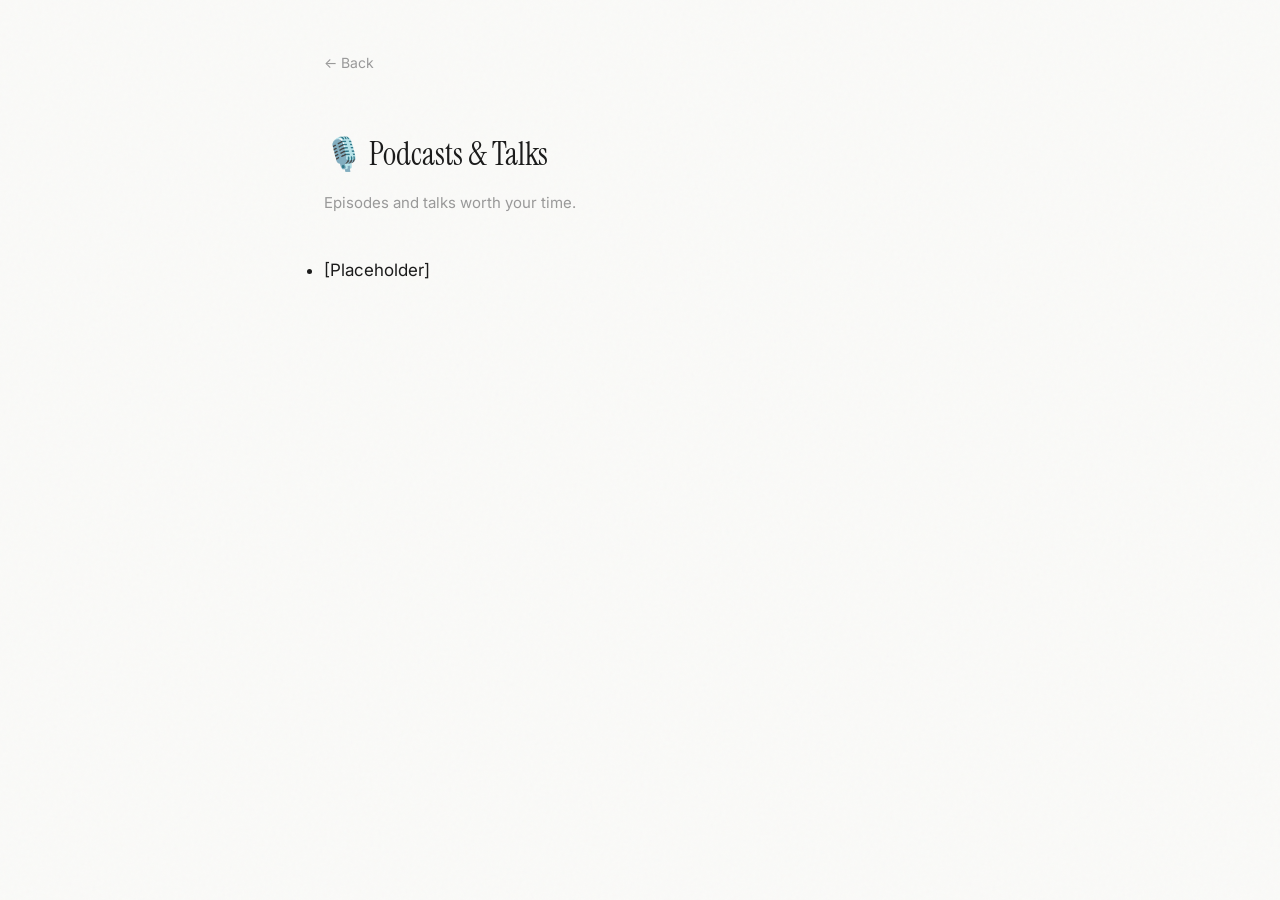
<file: podcasts.html>
<!DOCTYPE html>
<html lang="en">
<head>
  <meta charset="UTF-8">
  <meta name="viewport" content="width=device-width, initial-scale=1.0">
  <title>Podcasts & Talks — Wasay</title>
  <meta name="robots" content="noindex">
  <link rel="preconnect" href="https://fonts.googleapis.com">
  <link rel="preconnect" href="https://fonts.gstatic.com" crossorigin>
  <link href="https://fonts.googleapis.com/css2?family=Instrument+Serif&family=Inter:wght@400;500&display=swap" rel="stylesheet">
  <link rel="stylesheet" href="style.css">
</head>
<body>
  <div class="grain"></div>
  <main>
    <header class="subpage-header">
      <a href="/" class="subpage-back">← Back</a>
    </header>
    <section class="subpage-content">
      <h1>🎙️ Podcasts & Talks</h1>
      <p class="section-desc">Episodes and talks worth your time.</p>
      <ul>
        <li>[Placeholder]</li>
      </ul>
    </section>
  </main>
</body>
</html>
</file>
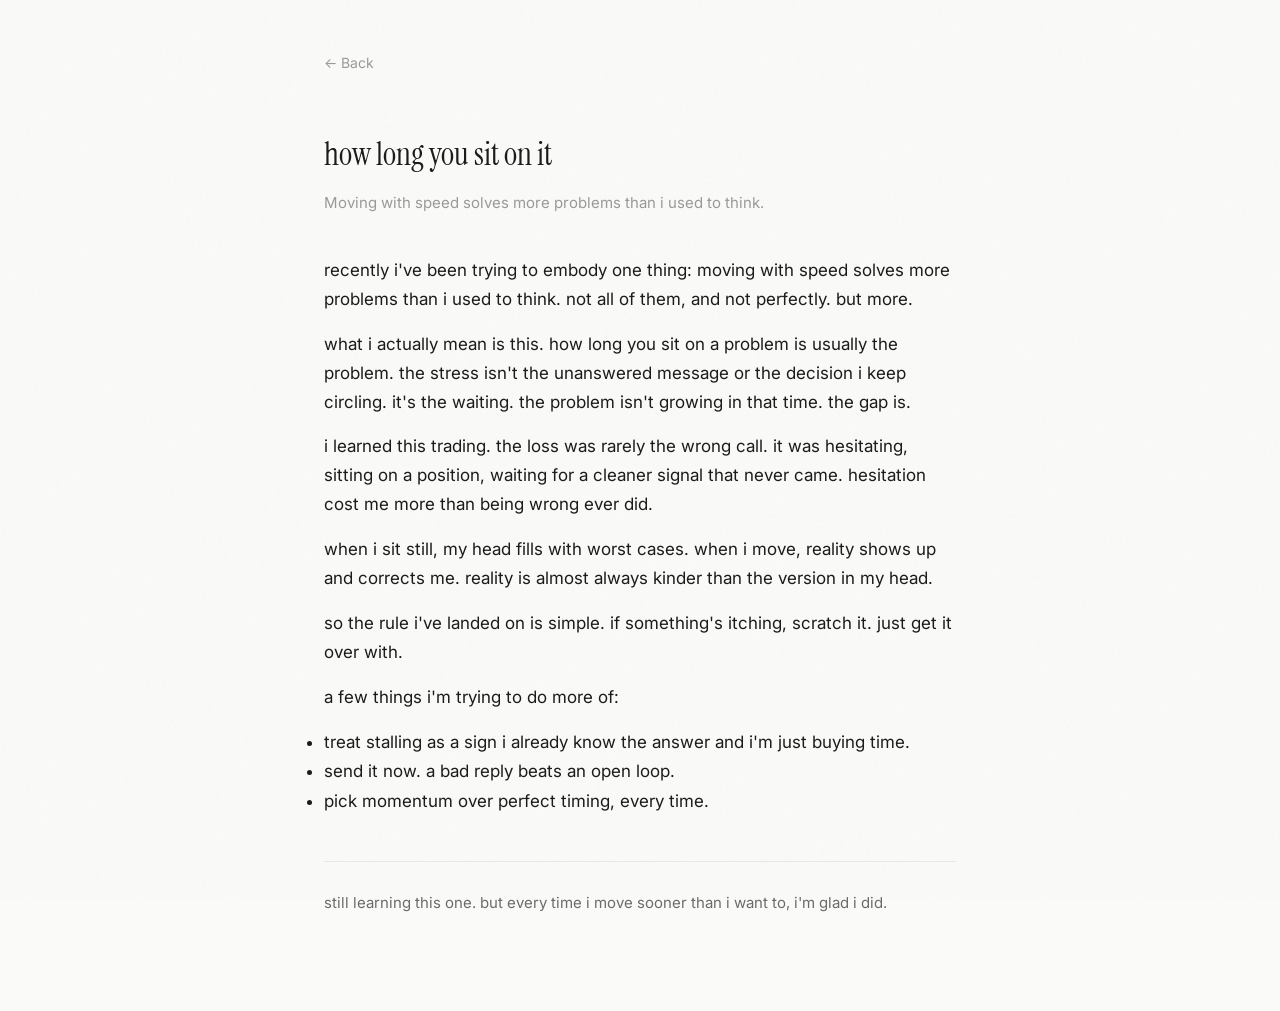
<file: sit-on-it.html>
<!DOCTYPE html>
<html lang="en">
<head>
  <meta charset="UTF-8">
  <meta name="viewport" content="width=device-width, initial-scale=1.0">
  <title>How Long You Sit On It — Wasay</title>
  <meta name="description" content="Moving with speed solves more problems than i used to think.">
  <meta property="og:title" content="How Long You Sit On It — Wasay">
  <meta property="og:description" content="Moving with speed solves more problems than i used to think.">
  <meta property="og:type" content="article">
  <link rel="preconnect" href="https://fonts.googleapis.com">
  <link rel="preconnect" href="https://fonts.gstatic.com" crossorigin>
  <link href="https://fonts.googleapis.com/css2?family=Instrument+Serif&family=Inter:wght@400;500&display=swap" rel="stylesheet">
  <link rel="stylesheet" href="style.css">
</head>
<body>
  <div class="grain"></div>
  <main>
    <header class="subpage-header">
      <a href="/" class="subpage-back">← Back</a>
    </header>
    <section class="subpage-content">
      <h1>how long you sit on it</h1>
      <p class="section-desc">Moving with speed solves more problems than i used to think.</p>
      <div class="essay-body">
        <p>recently i've been trying to embody one thing: moving with speed solves more problems than i used to think. not all of them, and not perfectly. but more.</p>

        <p>what i actually mean is this. how long you sit on a problem is usually the problem. the stress isn't the unanswered message or the decision i keep circling. it's the waiting. the problem isn't growing in that time. the gap is.</p>

        <p>i learned this trading. the loss was rarely the wrong call. it was hesitating, sitting on a position, waiting for a cleaner signal that never came. hesitation cost me more than being wrong ever did.</p>

        <p>when i sit still, my head fills with worst cases. when i move, reality shows up and corrects me. reality is almost always kinder than the version in my head.</p>

        <p>so the rule i've landed on is simple. if something's itching, scratch it. just get it over with.</p>

        <p>a few things i'm trying to do more of:</p>
        <ul>
          <li>treat stalling as a sign i already know the answer and i'm just buying time.</li>
          <li>send it now. a bad reply beats an open loop.</li>
          <li>pick momentum over perfect timing, every time.</li>
        </ul>

        <p class="essay-coda">still learning this one. but every time i move sooner than i want to, i'm glad i did.</p>
      </div>
    </section>
  </main>
</body>
</html>
</file>
<file: style.css>
/* ========================================
   wasay.dev
   ======================================== */

:root {
  --bg: #fafaf8;
  --bg-subtle: #f3f3f0;
  --text: #1a1a1a;
  --text-secondary: #6b6b6b;
  --text-tertiary: #999;
  --accent: #c45d3e;
  --accent-hover: #a84832;
  --accent-glow: rgba(196, 93, 62, 0.12);
  --border: #e8e8e4;
  --serif: 'Instrument Serif', Georgia, serif;
  --sans: 'Inter', -apple-system, BlinkMacSystemFont, sans-serif;
  --max-width: 680px;
  --transition: 0.2s ease;
}

@media (prefers-color-scheme: dark) {
  :root {
    --bg: #111110;
    --bg-subtle: #1a1a18;
    --text: #e8e8e4;
    --text-secondary: #999;
    --text-tertiary: #666;
    --accent: #e07a5f;
    --accent-hover: #c45d3e;
    --accent-glow: rgba(224, 122, 95, 0.1);
    --border: #2a2a28;
  }
}

*, *::before, *::after { margin: 0; padding: 0; box-sizing: border-box; }

html {
  scroll-behavior: smooth;
  -webkit-font-smoothing: antialiased;
  -moz-osx-font-smoothing: grayscale;
}

body {
  font-family: var(--sans);
  font-size: 17px;
  line-height: 1.75;
  color: var(--text);
  background: var(--bg);
  overflow-x: hidden;
  opacity: 0;
  animation: pageIn 0.6s ease 0.05s forwards;
}

@keyframes pageIn { from { opacity: 0; } to { opacity: 1; } }

.grain {
  position: fixed; top: 0; left: 0;
  width: 100%; height: 100%;
  pointer-events: none; z-index: 1000; opacity: 0.025;
  background-image: url("data:image/svg+xml,%3Csvg viewBox='0 0 256 256' xmlns='http://www.w3.org/2000/svg'%3E%3Cfilter id='noise'%3E%3CfeTurbulence type='fractalNoise' baseFrequency='0.9' numOctaves='4' stitchTiles='stitch'/%3E%3C/filter%3E%3Crect width='100%25' height='100%25' filter='url(%23noise)'/%3E%3C/svg%3E");
  background-repeat: repeat;
}

main {
  max-width: var(--max-width);
  margin: 0 auto;
  padding: 0 24px;
  position: relative;
}

a { color: var(--accent); text-decoration: none; transition: color var(--transition); }
a:hover { color: var(--accent-hover); }

/* --- Nav --- */
.site-header { padding: 48px 0 0; }

nav {
  display: flex;
  justify-content: space-between;
  align-items: flex-start;
}

.nav-left {
  display: flex;
  flex-direction: column;
  gap: 4px;
}

.nav-name {
  font-family: var(--serif);
  font-size: 22px;
  color: var(--text);
  letter-spacing: -0.01em;
  transition: color 0.3s ease, transform 0.2s ease;
}

.nav-name:hover { color: var(--accent); transform: translateY(-1px); }

.location-widget {
  display: flex;
  align-items: center;
  gap: 6px;
  font-size: 12px;
  color: var(--text-tertiary);
  letter-spacing: 0.02em;
}

.location-pin {
  display: inline-flex;
  align-items: center;
  justify-content: center;
  width: 16px;
  font-size: 11px;
  flex-shrink: 0;
}
.location-sep { color: var(--border); font-size: 10px; }
.location-time { font-variant-numeric: tabular-nums; }

.nav-links { display: flex; gap: 28px; padding-top: 4px; }

.nav-links a {
  font-size: 15px;
  color: var(--text-secondary);
  letter-spacing: 0.02em;
  position: relative;
  transition: color 0.3s ease;
}

.nav-links a::after {
  content: '';
  position: absolute;
  bottom: -2px; left: 0;
  width: 0; height: 1.5px;
  background: var(--accent);
  transition: width 0.35s cubic-bezier(0.25, 0.46, 0.45, 0.94);
}

.nav-links a:hover { color: var(--text); }
.nav-links a:hover::after { width: 100%; }

/* --- Hero --- */
.hero { padding: 100px 0 48px; }

.hero-greeting {
  font-family: var(--serif);
  font-size: 21px;
  color: var(--text-secondary);
  margin-bottom: 20px;
  font-style: italic;
}

.hero h1 {
  font-family: var(--serif);
  font-size: clamp(32px, 6vw, 46px);
  font-weight: 400;
  line-height: 1.25;
  letter-spacing: -0.025em;
  margin-bottom: 40px;
}

.hero-bio p {
  color: var(--text-secondary);
  font-size: 17px;
  line-height: 1.85;
  margin-bottom: 16px;
}

.hero-bio a {
  border-bottom: 1px solid var(--accent);
  padding-bottom: 1px;
  transition: border-color 0.3s ease, color 0.3s ease;
}

.hero-bio a:hover { border-bottom-color: transparent; }

/* --- Places --- */
.places {
  padding-bottom: 12px;
}

.places h2 {
  font-family: var(--serif);
  font-size: 20px;
  font-weight: 400;
  color: var(--text-tertiary);
  margin-bottom: 14px;
}

.places-list {
  display: flex;
  flex-wrap: wrap;
  gap: 8px;
}

.place-tag {
  display: inline-flex;
  align-items: center;
  gap: 2px;
  padding: 6px 14px;
  font-size: 13px;
  color: var(--text-secondary);
  border: 1px solid var(--border);
  border-radius: 20px;
  background: var(--bg);
  transition: border-color 0.2s ease, background 0.2s ease;
  white-space: nowrap;
}

.place-tag:hover {
  border-color: var(--text-tertiary);
  background: var(--bg-subtle);
}

.place-tag.active {
  border-color: var(--accent);
  color: var(--accent);
  background: var(--accent-glow);
}

/* --- Divider --- */
.divider {
  display: flex; align-items: center; justify-content: center;
  padding: 48px 0;
}

.dot {
  width: 4px; height: 4px; border-radius: 50%;
  background: var(--border);
  transition: transform 0.4s ease, background 0.4s ease;
}

.dot.pulse { animation: dotPulse 0.6s ease; }

@keyframes dotPulse {
  0% { transform: scale(1); }
  50% { transform: scale(2.5); background: var(--accent); }
  100% { transform: scale(1); }
}

/* --- Section headings --- */
.work h2, .learnings h2, .content-section h2, .people h2 {
  font-family: var(--serif);
  font-size: 28px;
  font-weight: 400;
  margin-bottom: 8px;
}

.section-desc {
  color: var(--text-tertiary);
  font-size: 15px;
  margin-bottom: 20px;
}

/* === Horizontal Timeline === */
.work { padding-bottom: 8px; }

.h-timeline {
  margin-top: 32px;
  overflow-x: auto;
  -webkit-overflow-scrolling: touch;
  padding-bottom: 12px;
}

.h-timeline::-webkit-scrollbar { height: 0; }

.h-timeline-track {
  display: flex;
  align-items: flex-start;
  position: relative;
  min-width: max-content;
  padding: 0 4px;
}

.h-timeline-line {
  position: absolute;
  top: 8px; left: 0; right: 0;
  height: 1px;
  background: var(--border);
}

.h-timeline-entry {
  position: relative;
  flex: 0 0 200px;
  padding-top: 28px;
  padding-right: 24px;
}

.h-timeline-dot {
  position: absolute;
  top: 4px; left: 0;
  width: 9px; height: 9px;
  border-radius: 50%;
  background: var(--border);
  border: 2px solid var(--bg);
  transition: background 0.3s ease;
}

.h-timeline-dot.active {
  background: var(--accent);
  box-shadow: 0 0 0 3px var(--accent-glow);
}

.h-timeline-entry:hover .h-timeline-dot { background: var(--accent); }

.h-timeline-year {
  font-size: 12px;
  color: var(--text-tertiary);
  letter-spacing: 0.04em;
  margin-bottom: 8px;
  font-variant-numeric: tabular-nums;
}

.h-timeline-label h3 {
  font-family: var(--serif);
  font-size: 18px;
  font-weight: 400;
  margin-bottom: 6px;
  line-height: 1.3;
}

.h-timeline-label p {
  font-size: 14px;
  color: var(--text-secondary);
  line-height: 1.65;
  max-width: 190px;
}

/* --- Writing --- */
.empty-state {
  color: var(--text-tertiary);
  font-size: 15px;
  font-style: italic;
}

/* --- Content I've Liked --- */
.content-section { padding-bottom: 8px; }

.see-more-link {
  display: inline-flex;
  align-items: center;
  gap: 6px;
  font-size: 15px;
  color: var(--text-secondary);
  border-bottom: 1px solid var(--border);
  padding-bottom: 2px;
  transition: color 0.2s ease, border-color 0.2s ease;
}

.see-more-link:hover {
  color: var(--accent);
  border-bottom-color: var(--accent);
}

.see-more-link .arrow {
  display: inline-block;
  transition: transform 0.25s cubic-bezier(0.25, 0.46, 0.45, 0.94);
}

.see-more-link:hover .arrow {
  transform: translateX(4px);
}

/* --- People --- */
.people { padding-bottom: 8px; }

.people-preview {
  display: flex;
  align-items: center;
  gap: 8px;
  flex-wrap: wrap;
  margin-bottom: 14px;
}

.person-preview-link {
  font-family: var(--serif);
  font-size: 18px;
  color: var(--text);
  border-bottom: 1px solid var(--border);
  padding-bottom: 1px;
  transition: color 0.2s ease, border-color 0.2s ease;
}

.person-preview-link:hover {
  color: var(--accent);
  border-bottom-color: var(--accent);
}

.preview-sep {
  color: var(--text-tertiary);
  font-size: 12px;
}

.preview-more {
  font-size: 14px;
  color: var(--text-tertiary);
  font-style: italic;
}

.people-entries {
  display: flex;
  flex-direction: column;
  gap: 28px;
}

.person-entry h3 {
  font-family: var(--serif);
  font-size: 20px;
  font-weight: 400;
  margin-bottom: 6px;
}

.person-entry h3 a {
  color: var(--text);
  border-bottom: 1px solid var(--border);
  padding-bottom: 1px;
  transition: color 0.2s ease, border-color 0.2s ease;
}

.person-entry h3 a:hover {
  color: var(--accent);
  border-bottom-color: var(--accent);
}

.person-entry p {
  font-size: 15px;
  color: var(--text-secondary);
  line-height: 1.75;
}

/* --- Footer --- */
.site-footer { padding: 20px 0 80px; text-align: center; }
.footer-cta { margin-bottom: 32px; }

.footer-cta p {
  color: var(--text-secondary);
  font-size: 15px;
  margin-bottom: 14px;
}

.email-link {
  font-family: var(--serif);
  font-size: 22px;
  color: var(--text);
  border-bottom: 1px solid var(--border);
  padding-bottom: 2px;
  transition: all 0.3s ease;
  display: inline-block;
}

.email-link:hover {
  color: var(--accent);
  border-bottom-color: var(--accent);
  transform: translateY(-1px);
}

.footer-links { margin-bottom: 24px; }

.footer-links a {
  font-size: 14px;
  color: var(--text-secondary);
  letter-spacing: 0.03em;
  transition: color 0.2s ease;
}

.footer-links a:hover { color: var(--text); }

/* --- Animations --- */
@keyframes fadeUp {
  from { opacity: 0; transform: translateY(20px); }
  to { opacity: 1; transform: translateY(0); }
}

.hero-greeting, .hero h1, .hero-bio p {
  animation: fadeUp 0.7s cubic-bezier(0.16, 1, 0.3, 1) forwards;
  opacity: 0;
}

.hero-greeting { animation-delay: 0.15s; }
.hero h1 { animation-delay: 0.3s; }
.hero-bio p:nth-child(1) { animation-delay: 0.5s; }

.reveal-section {
  opacity: 0; transform: translateY(24px);
  transition: opacity 0.6s cubic-bezier(0.16, 1, 0.3, 1),
              transform 0.6s cubic-bezier(0.16, 1, 0.3, 1);
}

.reveal-section.revealed { opacity: 1; transform: translateY(0); }

.reveal-item { opacity: 0; transform: translateY(14px); }
.reveal-item.revealed { opacity: 1; transform: translateY(0); }

.scroll-hint {
  position: fixed; bottom: 24px; left: 50%;
  transform: translateX(-50%);
  opacity: 0; transition: opacity 0.4s ease;
  pointer-events: none; z-index: 100;
}

.scroll-hint.visible { opacity: 1; }

.scroll-hint span {
  display: block; width: 2px; height: 20px;
  background: var(--text-tertiary);
  margin: 0 auto; border-radius: 1px;
  animation: scrollBounce 1.8s ease-in-out infinite;
}

@keyframes scrollBounce {
  0%, 100% { transform: translateY(0); opacity: 0.4; }
  50% { transform: translateY(6px); opacity: 1; }
}

/* --- Sub-page shared --- */
.subpage-header { padding: 48px 0 0; }

.subpage-back {
  font-size: 14px;
  color: var(--text-tertiary);
  transition: color 0.2s ease;
}

.subpage-back:hover { color: var(--text); }

.subpage-content { padding: 48px 0 80px; }

.subpage-content h1 {
  font-family: var(--serif);
  font-size: 32px;
  font-weight: 400;
  margin-bottom: 8px;
}

.subpage-content .section-desc { margin-bottom: 40px; }

.content-entry {
  padding: 20px 0;
  border-top: 1px solid var(--border);
}

.content-entry:last-child { border-bottom: 1px solid var(--border); }

.content-entry h3 {
  font-family: var(--serif);
  font-size: 19px;
  font-weight: 400;
  margin-bottom: 4px;
}

.content-entry h3 a {
  color: var(--text);
  border-bottom: 1px solid var(--border);
  padding-bottom: 1px;
  transition: color 0.2s ease, border-color 0.2s ease;
}

.content-entry h3 a:hover {
  color: var(--accent);
  border-bottom-color: var(--accent);
}

.content-entry .content-type {
  font-size: 12px;
  color: var(--text-tertiary);
  letter-spacing: 0.04em;
  text-transform: uppercase;
  margin-bottom: 6px;
}

.content-entry p {
  font-size: 15px;
  color: var(--text-secondary);
  line-height: 1.75;
}

.content-note {
  font-size: 14px;
  color: var(--text-tertiary);
  font-style: italic;
  margin-top: 40px;
}

/* --- Learnings preview row --- */
.learning-preview {
  display: flex;
  flex-wrap: wrap;
  align-items: baseline;
  gap: 8px;
  margin-bottom: 16px;
  font-size: 16px;
  color: var(--text-secondary);
}

/* --- Essay body (sub-page prose) --- */
.essay-body p {
  font-size: 17px;
  line-height: 1.7;
  color: var(--text);
  margin-bottom: 16px;
}

.essay-body h2 {
  font-family: var(--serif);
  font-size: 21px;
  font-weight: 400;
  color: var(--text);
  margin: 40px 0 12px;
  letter-spacing: -0.005em;
}

.essay-body h2:first-child {
  margin-top: 8px;
}

.essay-body .essay-coda {
  color: var(--text-secondary);
  margin-top: 44px;
  padding-top: 28px;
  border-top: 1px solid var(--border);
  font-size: 15px;
}

/* --- Agency chart (line art SVG) --- */
.agency-chart {
  margin: 48px 0;
}

.agency-chart svg {
  display: block;
  width: 100%;
  height: auto;
  max-height: 300px;
}

.agency-chart .chart-axis {
  stroke: var(--border);
  stroke-width: 1;
}

.agency-chart .chart-curve {
  stroke: var(--accent);
  stroke-width: 2;
  fill: none;
}

.agency-chart .chart-stop {
  stroke: var(--text-tertiary);
  stroke-width: 1;
  stroke-dasharray: 4 5;
}

.agency-chart .chart-dot-muted {
  fill: var(--text-tertiary);
}

.agency-chart .chart-dot-accent {
  fill: var(--accent);
}

.agency-chart .chart-text-muted {
  fill: var(--text-tertiary);
  font-family: var(--sans);
  font-size: 13px;
}

.agency-chart .chart-text-accent {
  fill: var(--accent);
  font-family: var(--serif);
  font-size: 17px;
  font-style: italic;
}

.agency-chart figcaption {
  font-family: var(--sans);
  font-size: 14px;
  color: var(--text-secondary);
  text-align: center;
  margin-top: 14px;
  font-style: italic;
}

/* --- Responsive --- */
@media (max-width: 600px) {
  body { font-size: 16px; }
  .site-header { padding: 28px 0 0; }
  .hero { padding: 56px 0 36px; }
  .hero h1 { font-size: 30px; line-height: 1.3; }
  .hero-greeting { font-size: 19px; }
  .hero-bio p { font-size: 16px; }
  .nav-links { gap: 22px; }
  .nav-links a { font-size: 14px; }
  .nav-name { font-size: 20px; }
  .location-widget { font-size: 11px; }

  .work h2, .learnings h2, .content-section h2, .people h2 { font-size: 24px; }

  .h-timeline-entry { flex: 0 0 180px; }
  .h-timeline-label p { max-width: 160px; font-size: 13px; }
  .h-timeline-label h3 { font-size: 16px; }

  .places h2 { font-size: 18px; }
  .place-tag { font-size: 12px; padding: 5px 12px; }

  .person-entry h3 { font-size: 18px; }
  .person-entry p { font-size: 14.5px; }

  .learning-preview { font-size: 15px; }

  .essay-body p { font-size: 16px; line-height: 1.65; margin-bottom: 14px; }
  .essay-body h2 { font-size: 19px; margin: 32px 0 10px; }
  .essay-body .essay-coda { margin-top: 32px; padding-top: 22px; font-size: 14px; }

  .agency-chart { margin: 36px 0; }
  .agency-chart svg { max-height: 220px; }
  .agency-chart figcaption { font-size: 13px; }

  .divider { padding: 36px 0; }
  .email-link { font-size: 20px; }
  .email-link:hover { transform: none; }
  .footer-cta p { font-size: 14px; }
  .footer-links a { font-size: 13px; }
  .site-footer { padding: 16px 0 60px; }
  main { padding: 0 20px; }
}

@media (max-width: 380px) {
  .hero h1 { font-size: 26px; }
  main { padding: 0 16px; }
}

/* ============================================================
   Content sub-page — sectioned layout (reels / videos / articles)
   ============================================================ */

/* Section wrapper + heading */
.cs-section { margin-top: 56px; }
.cs-section:first-of-type { margin-top: 40px; }

.cs-head {
  display: flex;
  align-items: baseline;
  gap: 12px;
  margin-bottom: 4px;
}

.cs-tag {
  font-family: var(--sans);
  font-size: 11px;
  font-weight: 500;
  letter-spacing: 0.12em;
  text-transform: uppercase;
  color: var(--text-tertiary);
}

.cs-head h2 {
  font-family: var(--serif);
  font-size: 26px;
  font-weight: 400;
  color: var(--text);
  letter-spacing: -0.01em;
}

.cs-desc {
  font-size: 14px;
  color: var(--text-tertiary);
  margin-bottom: 24px;
  font-style: italic;
}

/* Section divider */
.cs-divider {
  display: flex;
  justify-content: center;
  gap: 8px;
  padding: 56px 0;
}
.cs-divider span {
  width: 3px;
  height: 3px;
  border-radius: 50%;
  background: var(--border);
}

/* ----- Reels grid ----- */
.reels-grid {
  display: grid;
  grid-template-columns: repeat(3, 1fr);
  gap: 12px;
}

.reel-card {
  position: relative;
  padding: 16px 14px;
  border: 1px solid var(--border);
  border-radius: 6px;
  background: transparent;
  transition: border-color 0.25s ease, background 0.25s ease, transform 0.25s ease;
  overflow: hidden;
  min-height: 130px;
}

.reel-card:hover {
  border-color: var(--accent);
  background: var(--bg-subtle);
  transform: translateY(-2px);
}

.reel-card.is-pinned { border-color: rgba(196, 93, 62, 0.32); }

.reel-stretch {
  position: absolute;
  inset: 0;
  z-index: 2;
  text-decoration: none;
  color: transparent;
  font-size: 0;
}

.reel-title {
  font-family: var(--serif);
  font-size: 16px;
  font-weight: 400;
  color: var(--text);
  margin-bottom: 6px;
  padding-right: 8px;
  line-height: 1.25;
  transition: color 0.2s ease;
}

.reel-card:hover .reel-title { color: var(--accent); }

.reel-note {
  font-family: var(--sans);
  font-size: 12.5px;
  line-height: 1.55;
  color: var(--text-secondary);
}

.reel-peek {
  position: absolute;
  top: 10px;
  right: 10px;
  width: 38px;
  height: 56px;
  border-radius: 3px;
  overflow: hidden;
  background: var(--bg-subtle);
  opacity: 0;
  transform: translateY(-4px) scale(0.96);
  transition: opacity 0.3s ease, transform 0.3s ease;
  pointer-events: none;
  z-index: 1;
}

.reel-card:hover .reel-peek {
  opacity: 1;
  transform: translateY(0) scale(1);
}

.reel-peek img {
  width: 100%;
  height: 100%;
  object-fit: cover;
  display: block;
}

.reel-pin {
  position: absolute;
  bottom: 10px;
  right: 12px;
  display: inline-flex;
  align-items: center;
  gap: 4px;
  font-family: var(--sans);
  font-size: 9.5px;
  letter-spacing: 0.1em;
  text-transform: uppercase;
  color: var(--accent);
  z-index: 1;
}

.reel-pin-icon {
  width: 10px;
  height: 10px;
  flex-shrink: 0;
}

/* ----- Video list ----- */
.video-list {
  display: flex;
  flex-direction: column;
}

.video-entry {
  display: flex;
  gap: 14px;
  padding: 14px 0;
  text-decoration: none !important;
  color: var(--text) !important;
  border-bottom: 1px solid var(--border);
  align-items: flex-start;
  transition: background 0.2s ease;
}

.video-entry:first-child { border-top: 1px solid var(--border); }
.video-entry:hover .video-text h3 { color: var(--accent); }

.video-thumb {
  flex: 0 0 88px;
  width: 88px;
  height: 50px;
  object-fit: cover;
  border-radius: 3px;
  background: var(--bg-subtle);
  display: block;
}

.video-text {
  flex: 1;
  min-width: 0;
  color: var(--text);
}

.video-entry h3 {
  font-family: var(--serif);
  font-size: 17px;
  font-weight: 400;
  margin-bottom: 4px;
  color: var(--text);
  transition: color 0.2s ease;
}

.video-entry p {
  font-size: 13.5px;
  color: var(--text-secondary);
  line-height: 1.65;
}

/* ----- Article list ----- */
.article-list {
  list-style: none;
  padding: 0;
}

.article-list li {
  padding: 12px 0;
  border-bottom: 1px solid var(--border);
}

.article-list li:first-child { border-top: 1px solid var(--border); }

.article-list li a {
  display: inline-flex;
  align-items: baseline;
  gap: 10px;
  color: var(--text);
  font-family: var(--serif);
  font-size: 17px;
  text-decoration: none;
  transition: color 0.2s ease;
}

.article-list li a::before {
  content: "→";
  color: var(--text-tertiary);
  font-family: var(--sans);
  font-size: 13px;
  transition: transform 0.2s ease, color 0.2s ease;
  display: inline-block;
}

.article-list li a:hover { color: var(--accent); }

.article-list li a:hover::before {
  color: var(--accent);
  transform: translateX(3px);
}

/* ----- Responsive: content sub-page ----- */
@media (max-width: 640px) {
  .reels-grid {
    grid-template-columns: 1fr 1fr;
    gap: 10px;
  }
  .reel-card { min-height: 120px; padding: 14px 12px; }
  .reel-title { font-size: 15px; }
  .reel-note { font-size: 12px; }
  .reel-peek { opacity: 1; transform: none; width: 32px; height: 48px; top: 8px; right: 8px; }
  .cs-head h2 { font-size: 22px; }
  .cs-divider { padding: 44px 0; }
  .video-thumb { flex: 0 0 76px; width: 76px; height: 43px; }
  .video-entry h3 { font-size: 16px; }
}

@media (max-width: 420px) {
  .reels-grid { grid-template-columns: 1fr; }
  .reel-card { min-height: auto; }
}


/* --- Last updated (editorial footnote vibe — distinct from location widget) --- */
.last-updated {
  display: flex;
  align-items: center;
  gap: 6px;
  font-family: var(--serif);
  font-style: italic;
  font-size: 13px;
  line-height: 1;
  color: var(--text-tertiary);
  letter-spacing: 0;
  opacity: 0;
  transform: translateY(-2px);
  transition: opacity 0.5s ease, transform 0.5s ease;
}
.last-updated.loaded { opacity: 1; transform: translateY(0); }
.last-updated .lu-icon {
  display: inline-flex;
  align-items: center;
  justify-content: center;
  width: 16px;
  flex-shrink: 0;
}
.last-updated .lu-dot {
  width: 5px;
  height: 5px;
  border-radius: 50%;
  background: var(--accent);
  box-shadow: 0 0 0 2px var(--accent-glow);
  animation: lu-pulse 2.6s ease-in-out infinite;
}
.last-updated .lu-label { color: var(--text-tertiary); line-height: 1; }
.last-updated .lu-sep {
  color: var(--border);
  font-style: normal;
  font-family: var(--sans);
  font-size: 11px;
  line-height: 1;
}
.last-updated .lu-date {
  color: var(--text-secondary);
  font-variant-numeric: tabular-nums;
  line-height: 1;
}
@keyframes lu-pulse {
  0%, 100% { box-shadow: 0 0 0 2px var(--accent-glow); }
  50%      { box-shadow: 0 0 0 4px var(--accent-glow); }
}
@media (max-width: 600px) {
  .last-updated { font-size: 12px; gap: 5px; }
  .last-updated .lu-icon { width: 14px; }
  .last-updated .lu-dot { width: 4px; height: 4px; }
}
</file>
